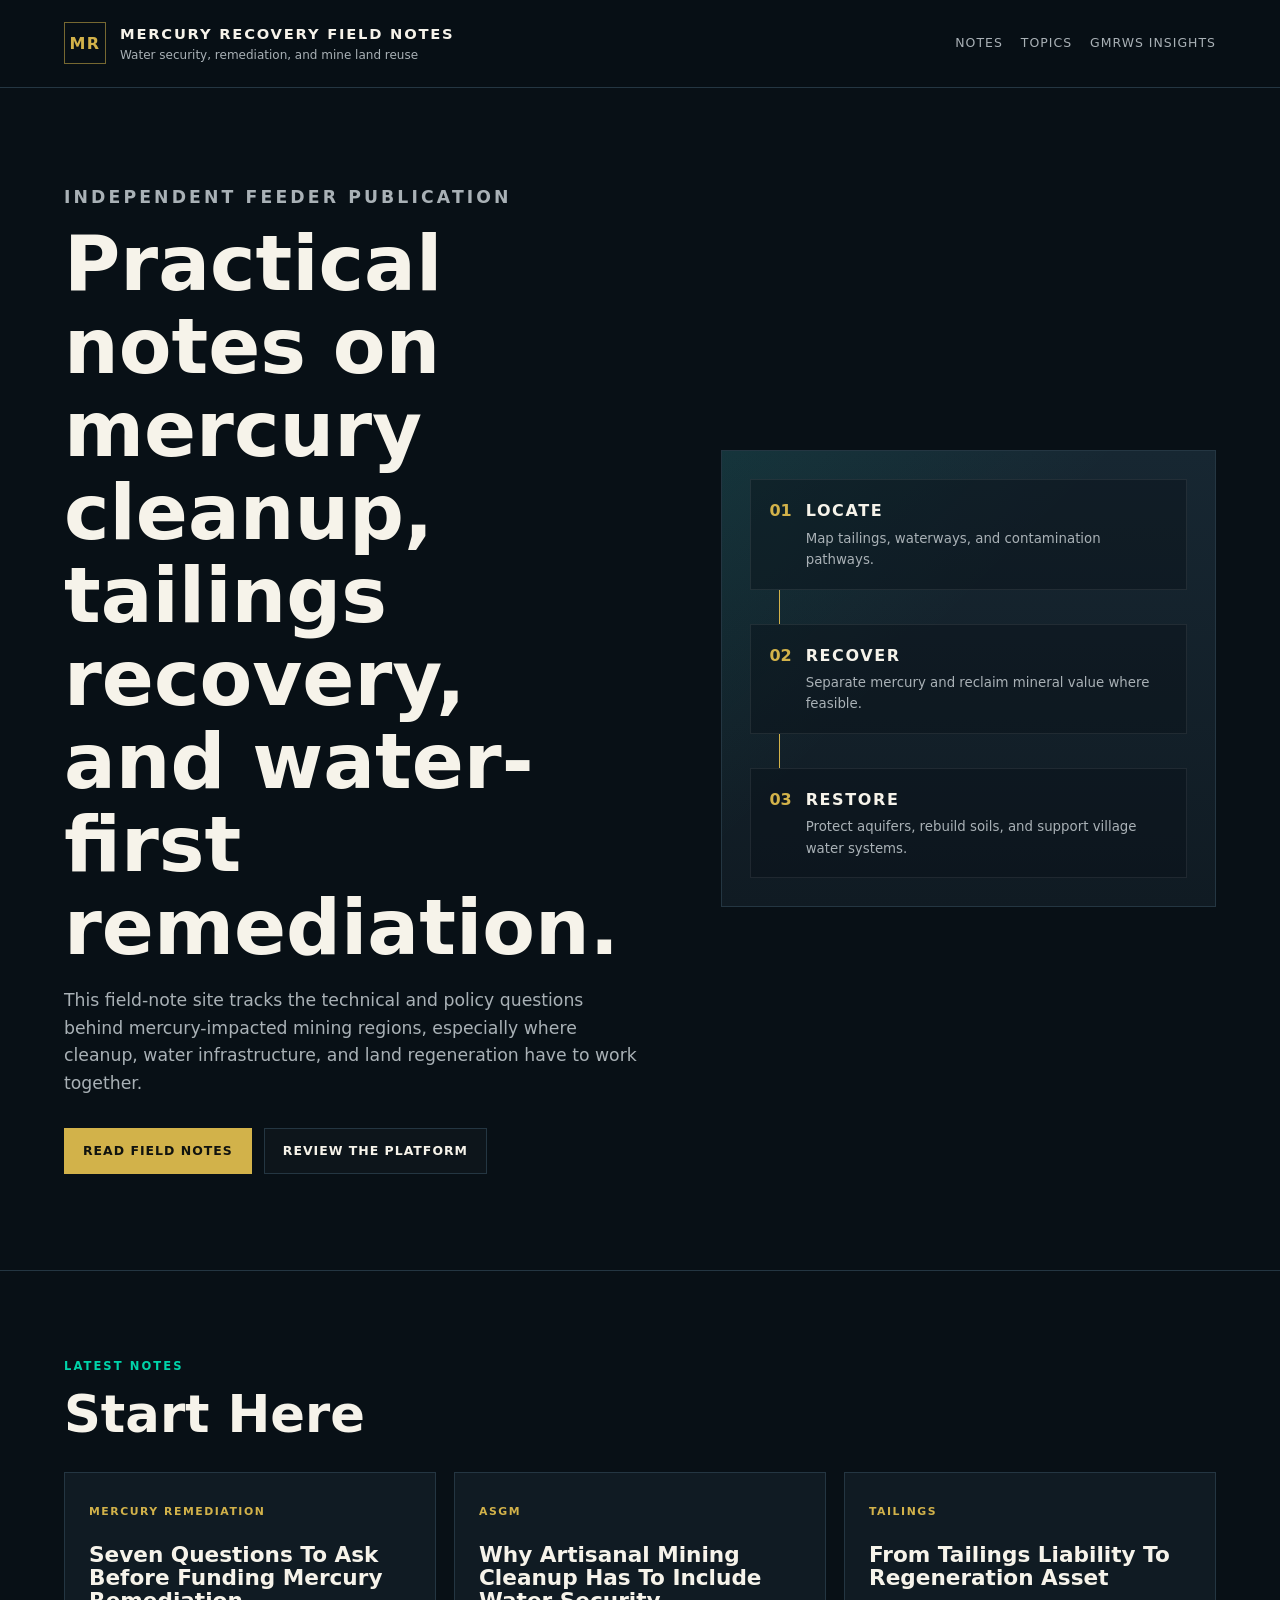
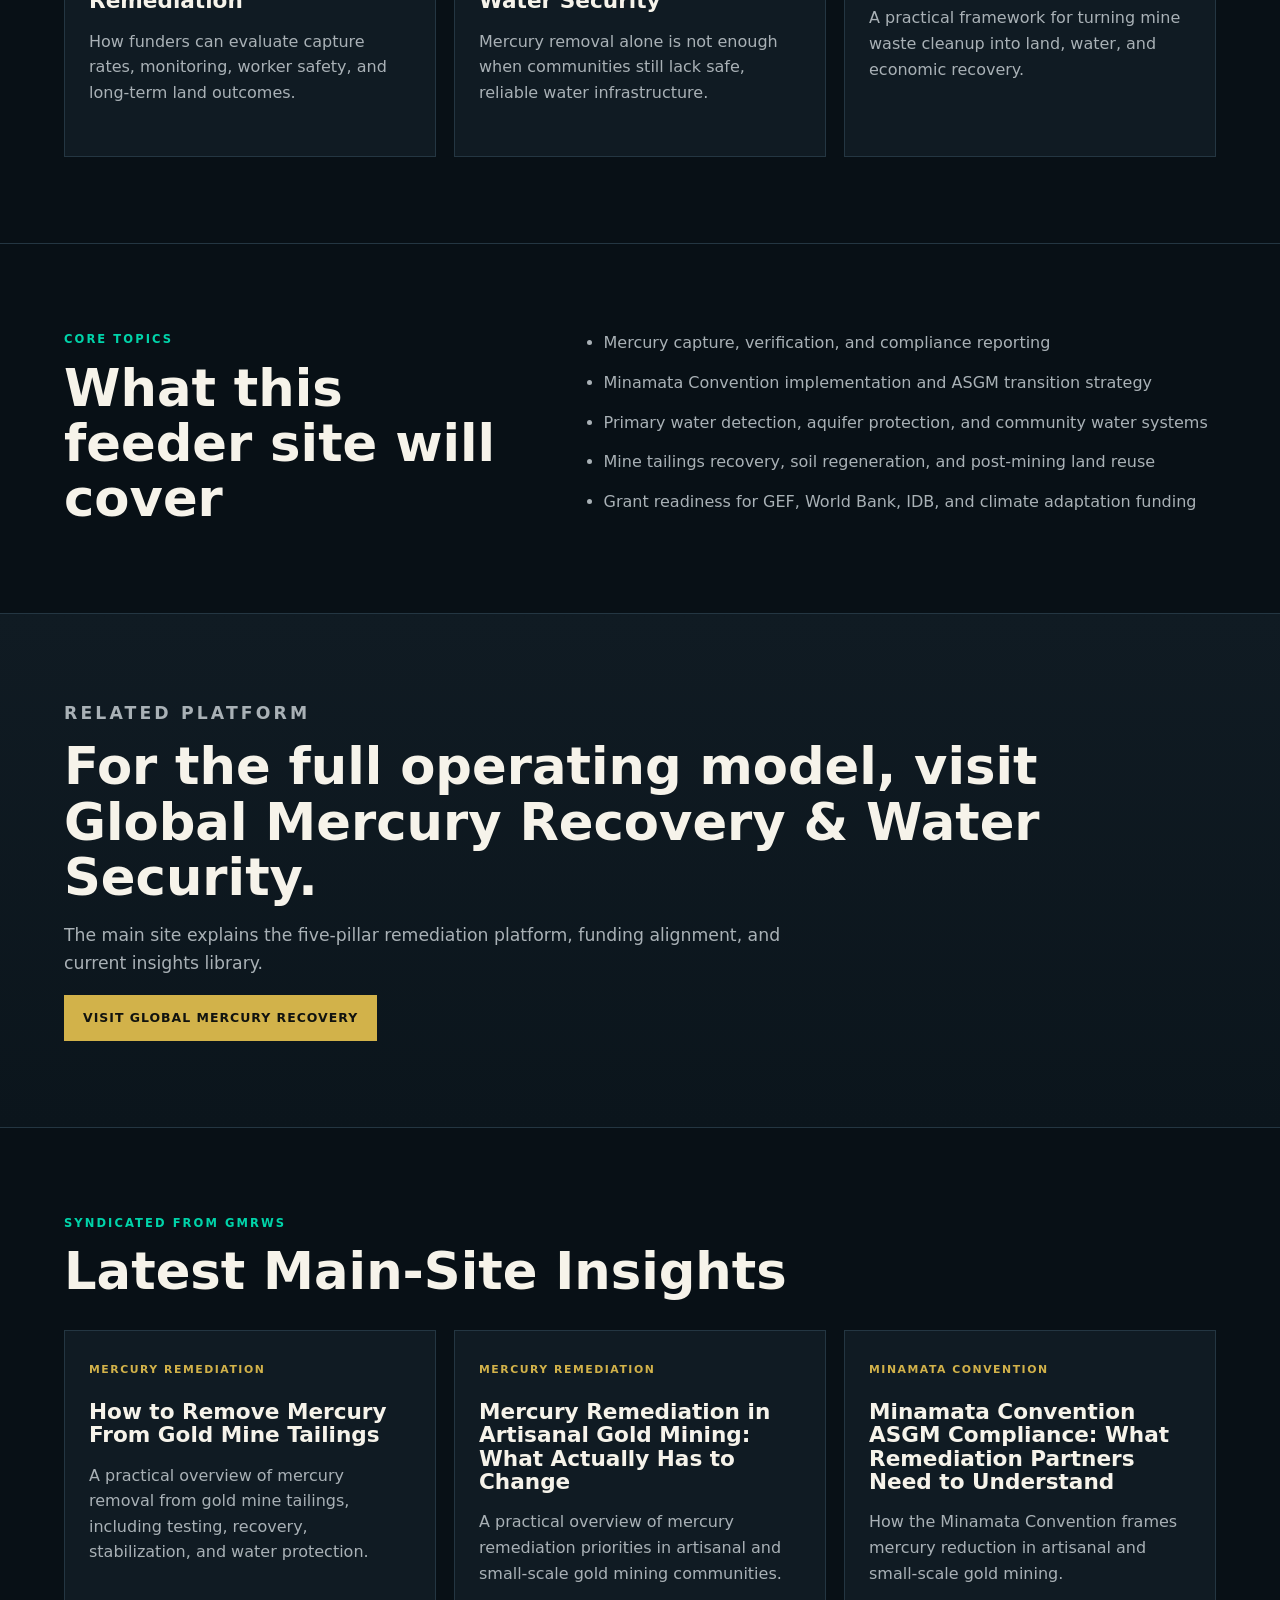
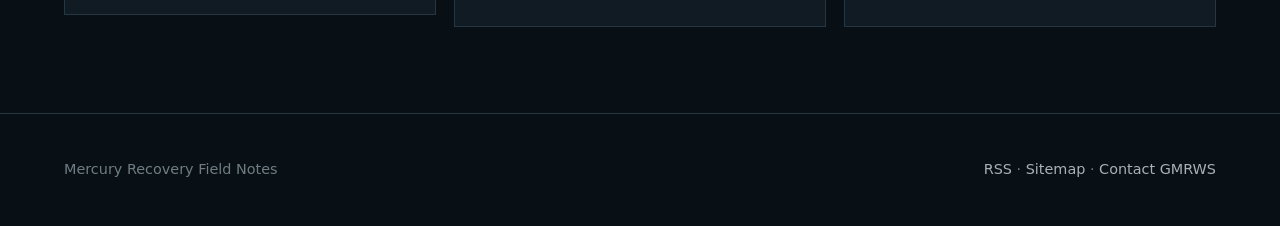
<file: index.html>
<!doctype html>
<html lang="en">
  <head>
    <meta charset="utf-8">
    <meta name="viewport" content="width=device-width, initial-scale=1">
    <title>Mercury Recovery Field Notes</title>
    <meta name="description" content="Independent field notes on mercury remediation, water security, mine tailings recovery, and ASGM cleanup strategy.">
    <link rel="canonical" href="https://lordshrrred.github.io/GMRWS_Feeder/">
    <link rel="alternate" type="application/rss+xml" title="Mercury Recovery Field Notes RSS" href="rss.xml">
    <link rel="stylesheet" href="styles.css">
  </head>
  <body>
    <header class="site-header">
      <a class="brand" href="./" aria-label="Mercury Recovery Field Notes home">
        <span class="brand-mark">MR</span>
        <span>
          <strong>Mercury Recovery Field Notes</strong>
          <small>Water security, remediation, and mine land reuse</small>
        </span>
      </a>
      <nav aria-label="Primary navigation">
        <a href="#notes">Notes</a>
        <a href="#topics">Topics</a>
        <a href="https://globalmercuryrecovery.com/blog">GMRWS Insights</a>
      </nav>
    </header>

    <main>
      <section class="hero">
        <div class="hero-copy">
          <p class="eyebrow">Independent Feeder Publication</p>
          <h1>Practical notes on mercury cleanup, tailings recovery, and water-first remediation.</h1>
          <p>
            This field-note site tracks the technical and policy questions behind mercury-impacted
            mining regions, especially where cleanup, water infrastructure, and land regeneration
            have to work together.
          </p>
          <div class="actions">
            <a class="button primary" href="#notes">Read Field Notes</a>
            <a class="button secondary" href="https://globalmercuryrecovery.com/technology">Review The Platform</a>
          </div>
        </div>
        <div class="hero-panel" aria-label="Remediation workflow diagram">
          <div class="workflow-step">
            <span>01</span>
            <strong>Locate</strong>
            <small>Map tailings, waterways, and contamination pathways.</small>
          </div>
          <div class="workflow-line"></div>
          <div class="workflow-step">
            <span>02</span>
            <strong>Recover</strong>
            <small>Separate mercury and reclaim mineral value where feasible.</small>
          </div>
          <div class="workflow-line"></div>
          <div class="workflow-step">
            <span>03</span>
            <strong>Restore</strong>
            <small>Protect aquifers, rebuild soils, and support village water systems.</small>
          </div>
        </div>
      </section>

      <section id="notes" class="section">
        <div class="section-head">
          <p class="eyebrow">Latest Notes</p>
          <h2>Start Here</h2>
        </div>
        <div class="note-grid">
          <article class="note-card">
            <a href="posts/mercury-remediation-questions.html">
              <span class="tag">Mercury Remediation</span>
              <h3>Seven Questions To Ask Before Funding Mercury Remediation</h3>
              <p>How funders can evaluate capture rates, monitoring, worker safety, and long-term land outcomes.</p>
            </a>
          </article>
          <article class="note-card">
            <a href="posts/asgm-water-security.html">
              <span class="tag">ASGM</span>
              <h3>Why Artisanal Mining Cleanup Has To Include Water Security</h3>
              <p>Mercury removal alone is not enough when communities still lack safe, reliable water infrastructure.</p>
            </a>
          </article>
          <article class="note-card">
            <a href="posts/tailings-to-regeneration.html">
              <span class="tag">Tailings</span>
              <h3>From Tailings Liability To Regeneration Asset</h3>
              <p>A practical framework for turning mine waste cleanup into land, water, and economic recovery.</p>
            </a>
          </article>
        </div>
      </section>

      <section id="topics" class="section split">
        <div>
          <p class="eyebrow">Core Topics</p>
          <h2>What this feeder site will cover</h2>
        </div>
        <ul class="topic-list">
          <li>Mercury capture, verification, and compliance reporting</li>
          <li>Minamata Convention implementation and ASGM transition strategy</li>
          <li>Primary water detection, aquifer protection, and community water systems</li>
          <li>Mine tailings recovery, soil regeneration, and post-mining land reuse</li>
          <li>Grant readiness for GEF, World Bank, IDB, and climate adaptation funding</li>
        </ul>
      </section>

      <section class="section callout">
        <p class="eyebrow">Related Platform</p>
        <h2>For the full operating model, visit Global Mercury Recovery & Water Security.</h2>
        <p>
          The main site explains the five-pillar remediation platform, funding alignment, and
          current insights library.
        </p>
        <a class="button primary" href="https://globalmercuryrecovery.com/">Visit Global Mercury Recovery</a>
      </section>
    <section id="syndicated" class="section">
        <div class="section-head">
          <p class="eyebrow">Syndicated From GMRWS</p>
          <h2>Latest Main-Site Insights</h2>
        </div>
        <div class="note-grid">
          <article class="note-card">
            <a href="syndicated/how-to-remove-mercury-from-gold-mine-tailings.html">
              <span class="tag">mercury remediation</span>
              <h3>How to Remove Mercury From Gold Mine Tailings</h3>
              <p>A practical overview of mercury removal from gold mine tailings, including testing, recovery, stabilization, and water protection.</p>
            </a>
          </article>
<article class="note-card">
            <a href="syndicated/mercury-remediation-artisanal-gold-mining.html">
              <span class="tag">mercury remediation</span>
              <h3>Mercury Remediation in Artisanal Gold Mining: What Actually Has to Change</h3>
              <p>A practical overview of mercury remediation priorities in artisanal and small-scale gold mining communities.</p>
            </a>
          </article>
<article class="note-card">
            <a href="syndicated/minamata-convention-asgm-compliance.html">
              <span class="tag">Minamata Convention</span>
              <h3>Minamata Convention ASGM Compliance: What Remediation Partners Need to Understand</h3>
              <p>How the Minamata Convention frames mercury reduction in artisanal and small-scale gold mining.</p>
            </a>
          </article>
        </div>
      </section>
    </main>

    <footer>
      <p>Mercury Recovery Field Notes</p>
      <p><a href="rss.xml">RSS</a> · <a href="sitemap.xml">Sitemap</a> · <a href="https://globalmercuryrecovery.com/contact">Contact GMRWS</a></p>
    </footer>
  </body>
</html>
</file>
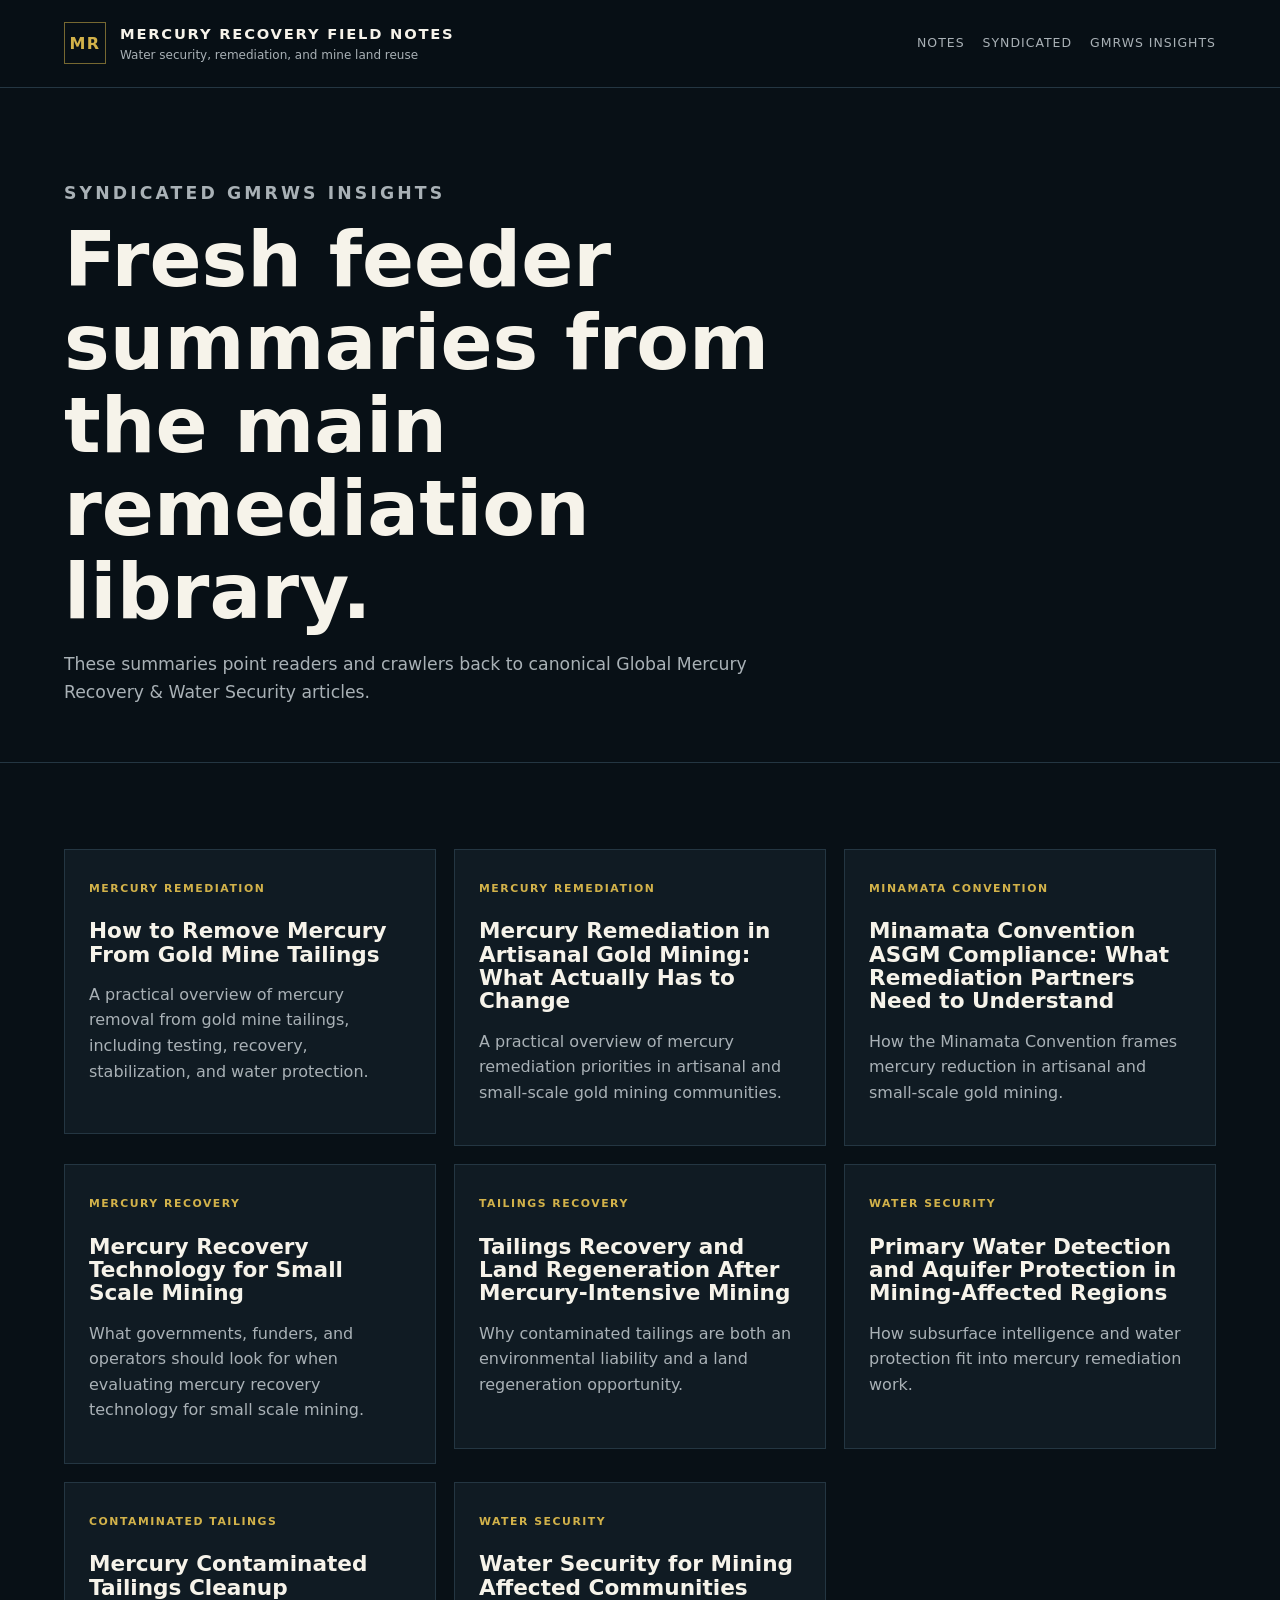
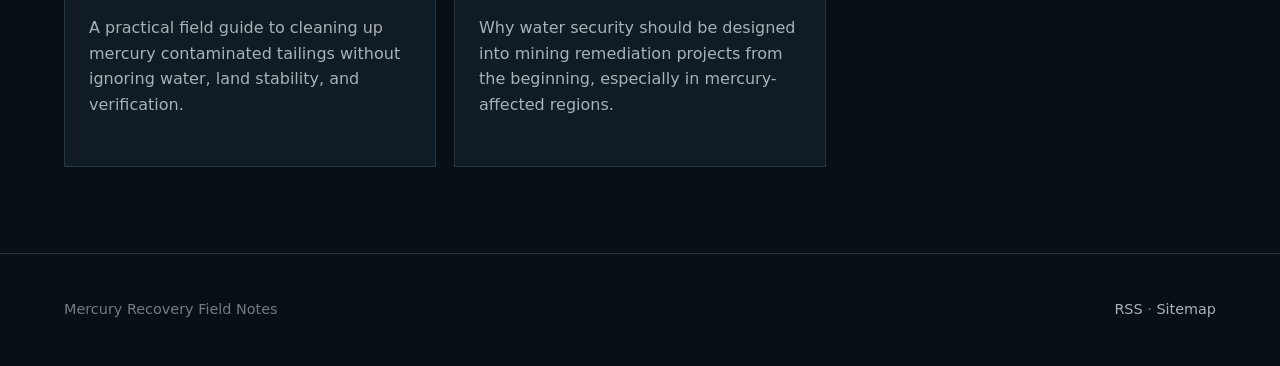
<file: syndicated/index.html>
<!doctype html>
<html lang="en">
  <head>
    <meta charset="utf-8">
    <meta name="viewport" content="width=device-width, initial-scale=1">
    <title>Syndicated GMRWS Field Notes</title>
    <meta name="description" content="Feeder summaries linking to canonical Global Mercury Recovery &amp; Water Security insights.">
    <link rel="canonical" href="https://lordshrrred.github.io/GMRWS_Feeder/syndicated/">
    <link rel="alternate" type="application/rss+xml" title="Mercury Recovery Field Notes RSS" href="../rss.xml">
    <link rel="stylesheet" href="../styles.css">
  </head>
  <body>
    <header class="site-header">
      <a class="brand" href="../" aria-label="Mercury Recovery Field Notes home">
        <span class="brand-mark">MR</span>
        <span>
          <strong>Mercury Recovery Field Notes</strong>
          <small>Water security, remediation, and mine land reuse</small>
        </span>
      </a>
      <nav aria-label="Primary navigation">
        <a href="../#notes">Notes</a>
        <a aria-current="page" href="./">Syndicated</a>
        <a href="https://globalmercuryrecovery.com/blog">GMRWS Insights</a>
      </nav>
    </header>
    <main>
      <section class="post-hero">
        <p class="eyebrow">Syndicated GMRWS Insights</p>
        <h1>Fresh feeder summaries from the main remediation library.</h1>
        <p>These summaries point readers and crawlers back to canonical Global Mercury Recovery & Water Security articles.</p>
      </section>
      <section class="section">
        <div class="note-grid">
          <article class="note-card">
            <a href="how-to-remove-mercury-from-gold-mine-tailings.html">
              <span class="tag">mercury remediation</span>
              <h3>How to Remove Mercury From Gold Mine Tailings</h3>
              <p>A practical overview of mercury removal from gold mine tailings, including testing, recovery, stabilization, and water protection.</p>
            </a>
          </article>
<article class="note-card">
            <a href="mercury-remediation-artisanal-gold-mining.html">
              <span class="tag">mercury remediation</span>
              <h3>Mercury Remediation in Artisanal Gold Mining: What Actually Has to Change</h3>
              <p>A practical overview of mercury remediation priorities in artisanal and small-scale gold mining communities.</p>
            </a>
          </article>
<article class="note-card">
            <a href="minamata-convention-asgm-compliance.html">
              <span class="tag">Minamata Convention</span>
              <h3>Minamata Convention ASGM Compliance: What Remediation Partners Need to Understand</h3>
              <p>How the Minamata Convention frames mercury reduction in artisanal and small-scale gold mining.</p>
            </a>
          </article>
<article class="note-card">
            <a href="mercury-recovery-technology-for-small-scale-mining.html">
              <span class="tag">mercury recovery</span>
              <h3>Mercury Recovery Technology for Small Scale Mining</h3>
              <p>What governments, funders, and operators should look for when evaluating mercury recovery technology for small scale mining.</p>
            </a>
          </article>
<article class="note-card">
            <a href="tailings-recovery-land-regeneration.html">
              <span class="tag">tailings recovery</span>
              <h3>Tailings Recovery and Land Regeneration After Mercury-Intensive Mining</h3>
              <p>Why contaminated tailings are both an environmental liability and a land regeneration opportunity.</p>
            </a>
          </article>
<article class="note-card">
            <a href="primary-water-detection-aquifer-protection.html">
              <span class="tag">water security</span>
              <h3>Primary Water Detection and Aquifer Protection in Mining-Affected Regions</h3>
              <p>How subsurface intelligence and water protection fit into mercury remediation work.</p>
            </a>
          </article>
<article class="note-card">
            <a href="mercury-contaminated-tailings-cleanup.html">
              <span class="tag">contaminated tailings</span>
              <h3>Mercury Contaminated Tailings Cleanup</h3>
              <p>A practical field guide to cleaning up mercury contaminated tailings without ignoring water, land stability, and verification.</p>
            </a>
          </article>
<article class="note-card">
            <a href="water-security-for-mining-affected-communities.html">
              <span class="tag">water security</span>
              <h3>Water Security for Mining Affected Communities</h3>
              <p>Why water security should be designed into mining remediation projects from the beginning, especially in mercury-affected regions.</p>
            </a>
          </article>
        </div>
      </section>
    </main>
    <footer><p>Mercury Recovery Field Notes</p><p><a href="../rss.xml">RSS</a> · <a href="../sitemap.xml">Sitemap</a></p></footer>
  </body>
</html>
</file>
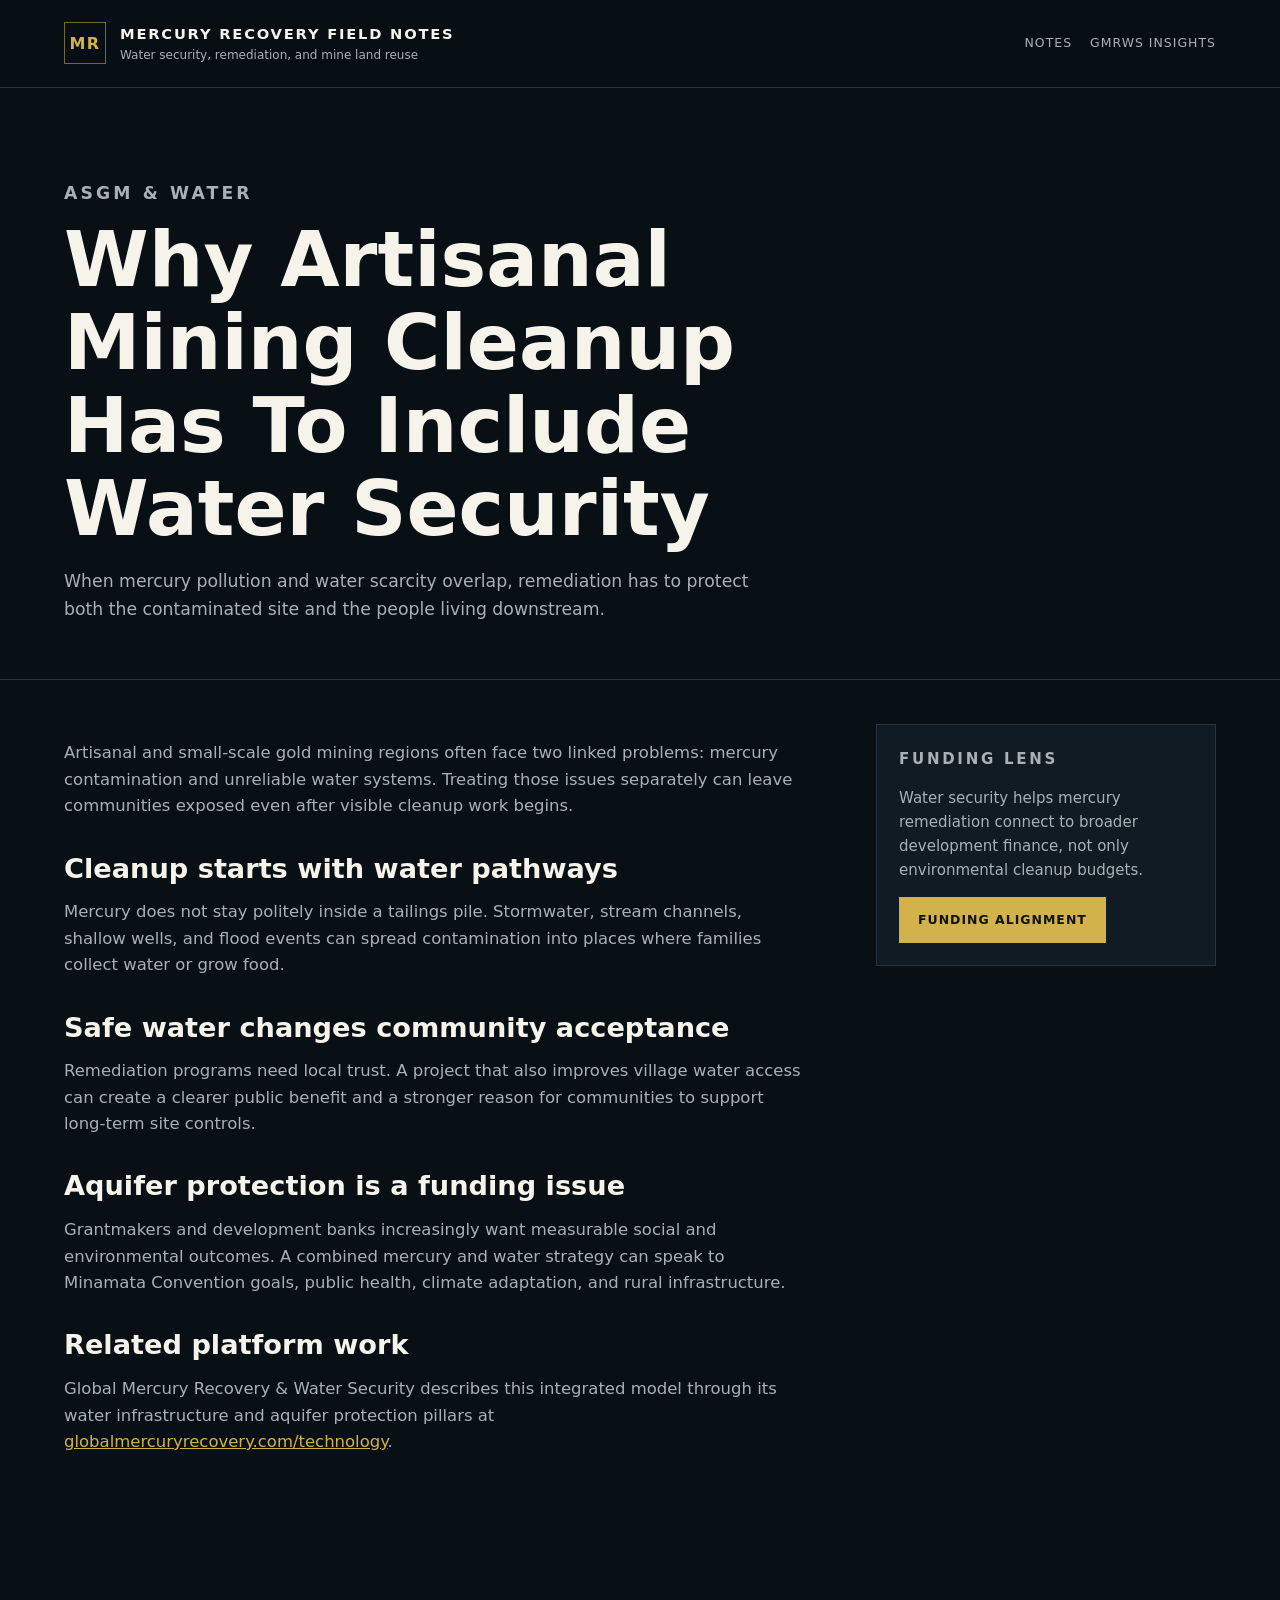
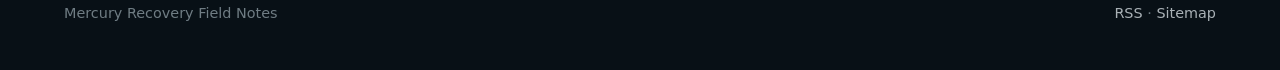
<file: posts/asgm-water-security.html>
<!doctype html>
<html lang="en">
  <head>
    <meta charset="utf-8">
    <meta name="viewport" content="width=device-width, initial-scale=1">
    <title>Why Artisanal Mining Cleanup Has To Include Water Security</title>
    <meta name="description" content="Mercury cleanup in artisanal mining regions is stronger when paired with aquifer protection and reliable community water infrastructure.">
    <link rel="canonical" href="https://lordshrrred.github.io/GMRWS_Feeder/posts/asgm-water-security.html">
    <link rel="stylesheet" href="../styles.css">
  </head>
  <body>
    <header class="site-header">
      <a class="brand" href="../"><span class="brand-mark">MR</span><span><strong>Mercury Recovery Field Notes</strong><small>Water security, remediation, and mine land reuse</small></span></a>
      <nav><a href="../#notes">Notes</a><a href="https://globalmercuryrecovery.com/blog">GMRWS Insights</a></nav>
    </header>
    <main>
      <section class="post-hero">
        <p class="eyebrow">ASGM & Water</p>
        <h1>Why Artisanal Mining Cleanup Has To Include Water Security</h1>
        <p>When mercury pollution and water scarcity overlap, remediation has to protect both the contaminated site and the people living downstream.</p>
      </section>
      <div class="post-wrap">
        <article class="post-body">
          <p>Artisanal and small-scale gold mining regions often face two linked problems: mercury contamination and unreliable water systems. Treating those issues separately can leave communities exposed even after visible cleanup work begins.</p>
          <h2>Cleanup starts with water pathways</h2>
          <p>Mercury does not stay politely inside a tailings pile. Stormwater, stream channels, shallow wells, and flood events can spread contamination into places where families collect water or grow food.</p>
          <h2>Safe water changes community acceptance</h2>
          <p>Remediation programs need local trust. A project that also improves village water access can create a clearer public benefit and a stronger reason for communities to support long-term site controls.</p>
          <h2>Aquifer protection is a funding issue</h2>
          <p>Grantmakers and development banks increasingly want measurable social and environmental outcomes. A combined mercury and water strategy can speak to Minamata Convention goals, public health, climate adaptation, and rural infrastructure.</p>
          <h2>Related platform work</h2>
          <p>Global Mercury Recovery & Water Security describes this integrated model through its water infrastructure and aquifer protection pillars at <a href="https://globalmercuryrecovery.com/technology">globalmercuryrecovery.com/technology</a>.</p>
        </article>
        <aside class="side-note">
          <p class="eyebrow">Funding Lens</p>
          <p>Water security helps mercury remediation connect to broader development finance, not only environmental cleanup budgets.</p>
          <a class="button primary" href="https://globalmercuryrecovery.com/funding">Funding Alignment</a>
        </aside>
      </div>
    </main>
    <footer><p>Mercury Recovery Field Notes</p><p><a href="../rss.xml">RSS</a> · <a href="../sitemap.xml">Sitemap</a></p></footer>
  </body>
</html>
</file>
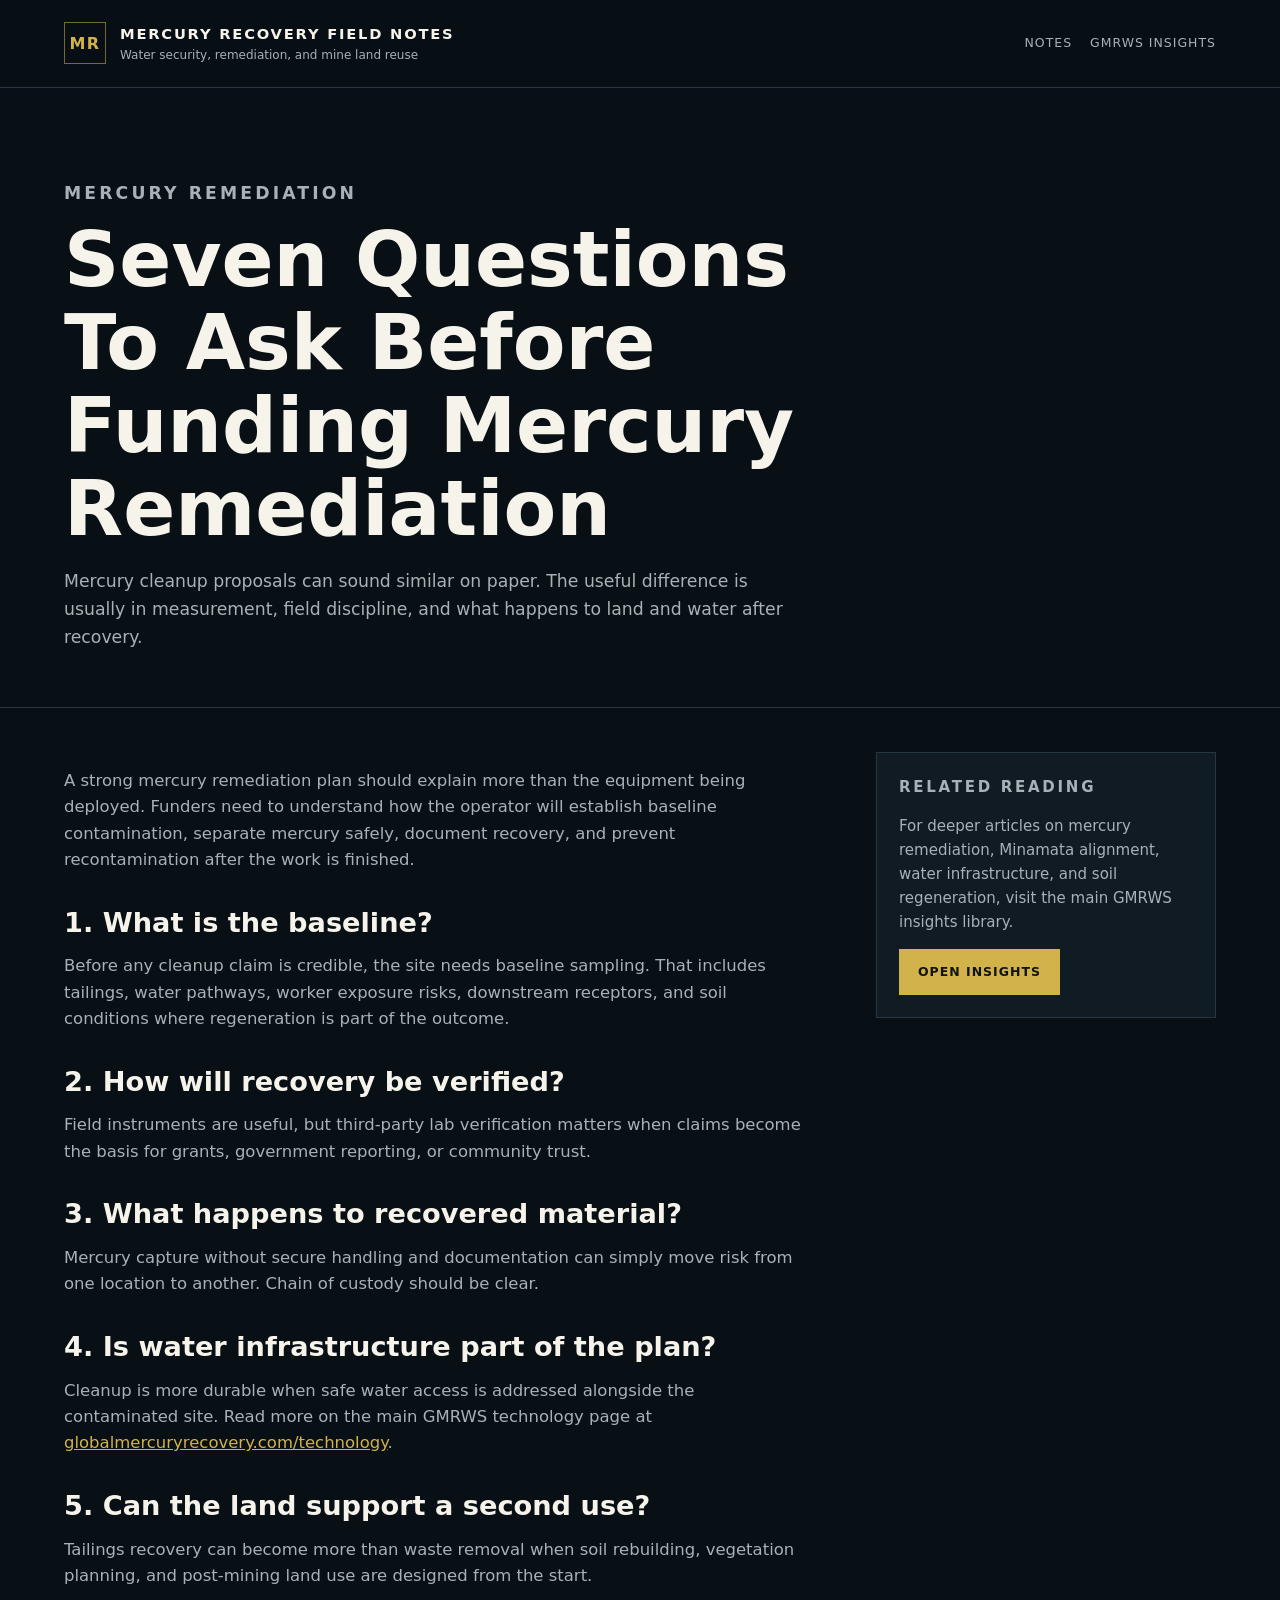
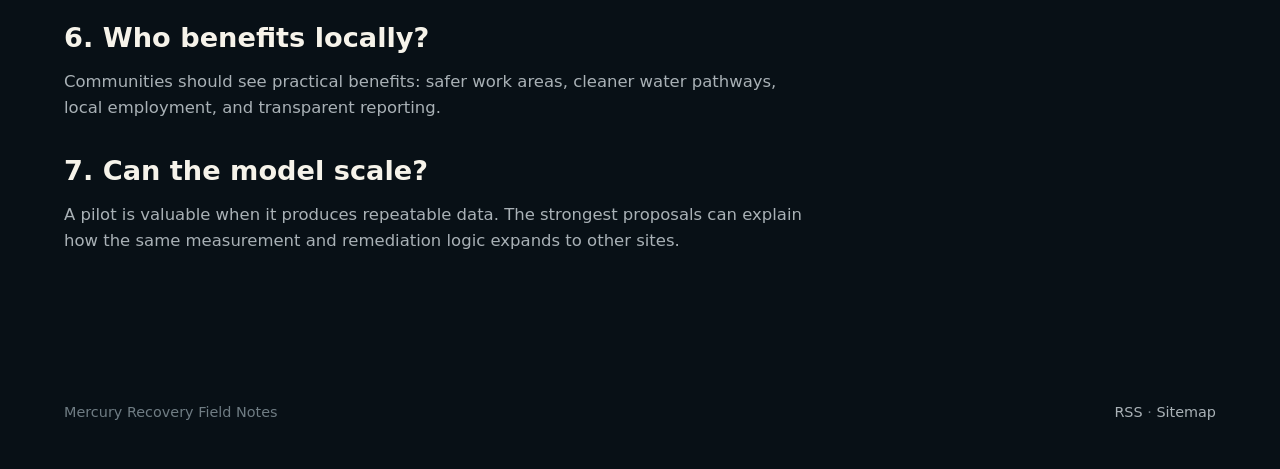
<file: posts/mercury-remediation-questions.html>
<!doctype html>
<html lang="en">
  <head>
    <meta charset="utf-8">
    <meta name="viewport" content="width=device-width, initial-scale=1">
    <title>Seven Questions To Ask Before Funding Mercury Remediation</title>
    <meta name="description" content="A practical checklist for mercury remediation funders evaluating capture, verification, community safety, and long-term land outcomes.">
    <link rel="canonical" href="https://lordshrrred.github.io/GMRWS_Feeder/posts/mercury-remediation-questions.html">
    <link rel="stylesheet" href="../styles.css">
  </head>
  <body>
    <header class="site-header">
      <a class="brand" href="../"><span class="brand-mark">MR</span><span><strong>Mercury Recovery Field Notes</strong><small>Water security, remediation, and mine land reuse</small></span></a>
      <nav><a href="../#notes">Notes</a><a href="https://globalmercuryrecovery.com/blog">GMRWS Insights</a></nav>
    </header>
    <main>
      <section class="post-hero">
        <p class="eyebrow">Mercury Remediation</p>
        <h1>Seven Questions To Ask Before Funding Mercury Remediation</h1>
        <p>Mercury cleanup proposals can sound similar on paper. The useful difference is usually in measurement, field discipline, and what happens to land and water after recovery.</p>
      </section>
      <div class="post-wrap">
        <article class="post-body">
          <p>A strong mercury remediation plan should explain more than the equipment being deployed. Funders need to understand how the operator will establish baseline contamination, separate mercury safely, document recovery, and prevent recontamination after the work is finished.</p>
          <h2>1. What is the baseline?</h2>
          <p>Before any cleanup claim is credible, the site needs baseline sampling. That includes tailings, water pathways, worker exposure risks, downstream receptors, and soil conditions where regeneration is part of the outcome.</p>
          <h2>2. How will recovery be verified?</h2>
          <p>Field instruments are useful, but third-party lab verification matters when claims become the basis for grants, government reporting, or community trust.</p>
          <h2>3. What happens to recovered material?</h2>
          <p>Mercury capture without secure handling and documentation can simply move risk from one location to another. Chain of custody should be clear.</p>
          <h2>4. Is water infrastructure part of the plan?</h2>
          <p>Cleanup is more durable when safe water access is addressed alongside the contaminated site. Read more on the main GMRWS technology page at <a href="https://globalmercuryrecovery.com/technology">globalmercuryrecovery.com/technology</a>.</p>
          <h2>5. Can the land support a second use?</h2>
          <p>Tailings recovery can become more than waste removal when soil rebuilding, vegetation planning, and post-mining land use are designed from the start.</p>
          <h2>6. Who benefits locally?</h2>
          <p>Communities should see practical benefits: safer work areas, cleaner water pathways, local employment, and transparent reporting.</p>
          <h2>7. Can the model scale?</h2>
          <p>A pilot is valuable when it produces repeatable data. The strongest proposals can explain how the same measurement and remediation logic expands to other sites.</p>
        </article>
        <aside class="side-note">
          <p class="eyebrow">Related Reading</p>
          <p>For deeper articles on mercury remediation, Minamata alignment, water infrastructure, and soil regeneration, visit the main GMRWS insights library.</p>
          <a class="button primary" href="https://globalmercuryrecovery.com/blog">Open Insights</a>
        </aside>
      </div>
    </main>
    <footer><p>Mercury Recovery Field Notes</p><p><a href="../rss.xml">RSS</a> · <a href="../sitemap.xml">Sitemap</a></p></footer>
  </body>
</html>
</file>
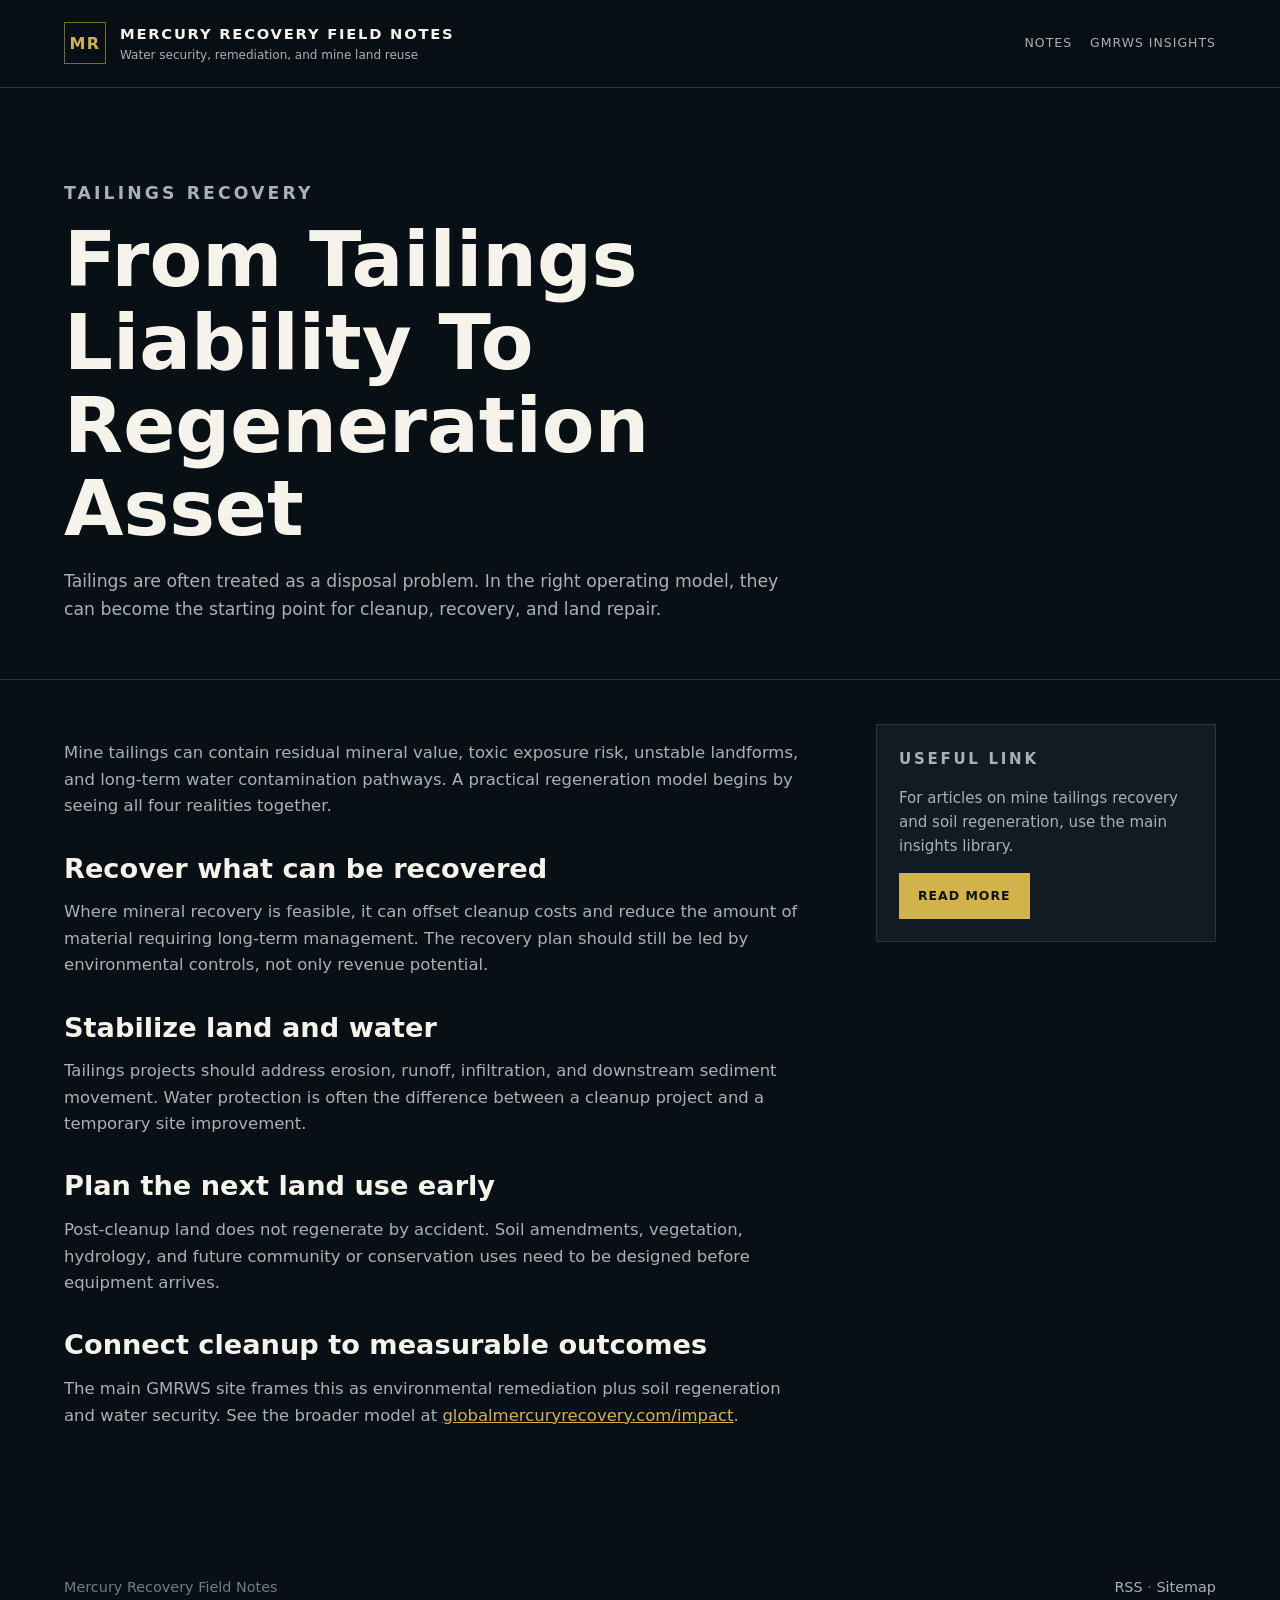
<file: posts/tailings-to-regeneration.html>
<!doctype html>
<html lang="en">
  <head>
    <meta charset="utf-8">
    <meta name="viewport" content="width=device-width, initial-scale=1">
    <title>From Tailings Liability To Regeneration Asset</title>
    <meta name="description" content="A field-note framework for converting mine tailings cleanup into land restoration, water protection, and future-use planning.">
    <link rel="canonical" href="https://lordshrrred.github.io/GMRWS_Feeder/posts/tailings-to-regeneration.html">
    <link rel="stylesheet" href="../styles.css">
  </head>
  <body>
    <header class="site-header">
      <a class="brand" href="../"><span class="brand-mark">MR</span><span><strong>Mercury Recovery Field Notes</strong><small>Water security, remediation, and mine land reuse</small></span></a>
      <nav><a href="../#notes">Notes</a><a href="https://globalmercuryrecovery.com/blog">GMRWS Insights</a></nav>
    </header>
    <main>
      <section class="post-hero">
        <p class="eyebrow">Tailings Recovery</p>
        <h1>From Tailings Liability To Regeneration Asset</h1>
        <p>Tailings are often treated as a disposal problem. In the right operating model, they can become the starting point for cleanup, recovery, and land repair.</p>
      </section>
      <div class="post-wrap">
        <article class="post-body">
          <p>Mine tailings can contain residual mineral value, toxic exposure risk, unstable landforms, and long-term water contamination pathways. A practical regeneration model begins by seeing all four realities together.</p>
          <h2>Recover what can be recovered</h2>
          <p>Where mineral recovery is feasible, it can offset cleanup costs and reduce the amount of material requiring long-term management. The recovery plan should still be led by environmental controls, not only revenue potential.</p>
          <h2>Stabilize land and water</h2>
          <p>Tailings projects should address erosion, runoff, infiltration, and downstream sediment movement. Water protection is often the difference between a cleanup project and a temporary site improvement.</p>
          <h2>Plan the next land use early</h2>
          <p>Post-cleanup land does not regenerate by accident. Soil amendments, vegetation, hydrology, and future community or conservation uses need to be designed before equipment arrives.</p>
          <h2>Connect cleanup to measurable outcomes</h2>
          <p>The main GMRWS site frames this as environmental remediation plus soil regeneration and water security. See the broader model at <a href="https://globalmercuryrecovery.com/impact">globalmercuryrecovery.com/impact</a>.</p>
        </article>
        <aside class="side-note">
          <p class="eyebrow">Useful Link</p>
          <p>For articles on mine tailings recovery and soil regeneration, use the main insights library.</p>
          <a class="button primary" href="https://globalmercuryrecovery.com/blog">Read More</a>
        </aside>
      </div>
    </main>
    <footer><p>Mercury Recovery Field Notes</p><p><a href="../rss.xml">RSS</a> · <a href="../sitemap.xml">Sitemap</a></p></footer>
  </body>
</html>
</file>
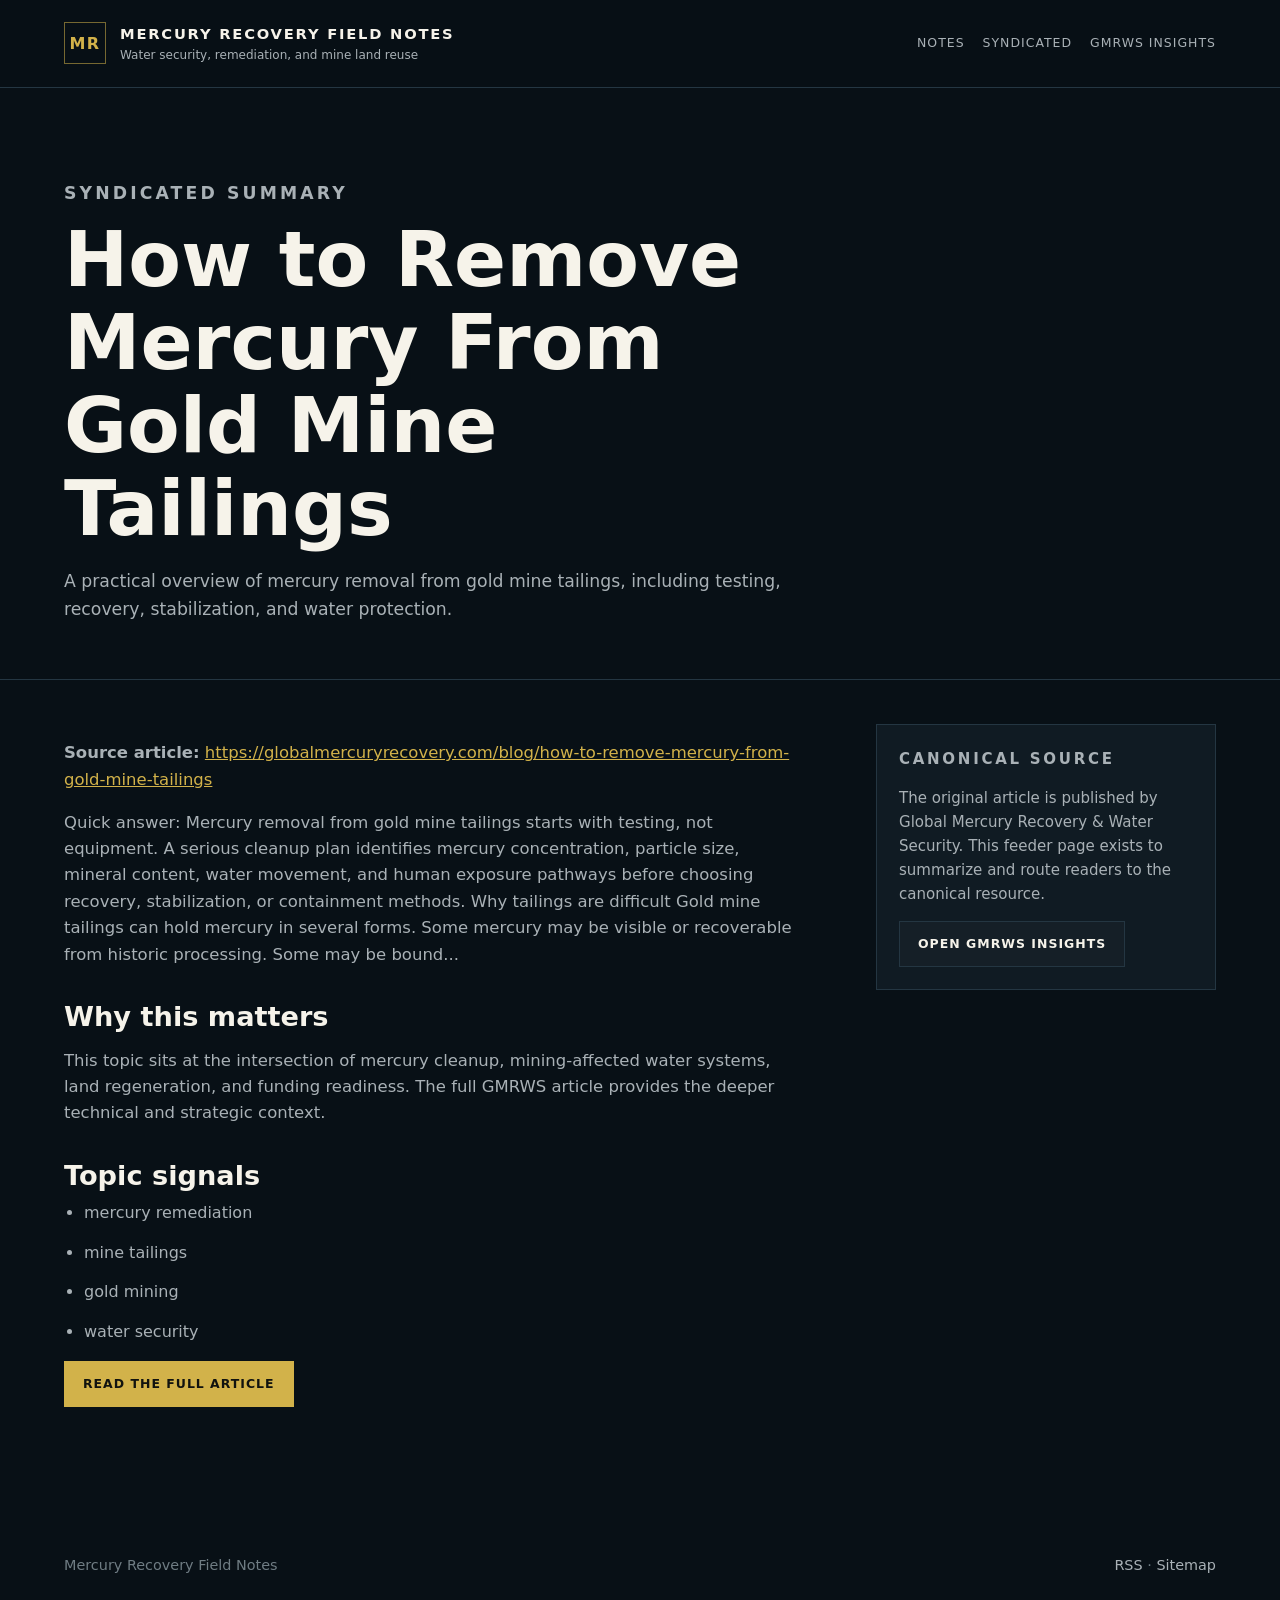
<file: syndicated/how-to-remove-mercury-from-gold-mine-tailings.html>
<!doctype html>
<html lang="en">
  <head>
    <meta charset="utf-8">
    <meta name="viewport" content="width=device-width, initial-scale=1">
    <title>How to Remove Mercury From Gold Mine Tailings | Field Note Summary</title>
    <meta name="description" content="A practical overview of mercury removal from gold mine tailings, including testing, recovery, stabilization, and water protection.">
    <link rel="canonical" href="https://lordshrrred.github.io/GMRWS_Feeder/syndicated/how-to-remove-mercury-from-gold-mine-tailings.html">
    <link rel="alternate" type="application/rss+xml" title="Mercury Recovery Field Notes RSS" href="../rss.xml">
    <link rel="stylesheet" href="../styles.css">
  </head>
  <body>
    <header class="site-header">
      <a class="brand" href="../" aria-label="Mercury Recovery Field Notes home">
        <span class="brand-mark">MR</span>
        <span>
          <strong>Mercury Recovery Field Notes</strong>
          <small>Water security, remediation, and mine land reuse</small>
        </span>
      </a>
      <nav aria-label="Primary navigation">
        <a href="../#notes">Notes</a>
        <a aria-current="page" href="./">Syndicated</a>
        <a href="https://globalmercuryrecovery.com/blog">GMRWS Insights</a>
      </nav>
    </header>
    <main>
      <section class="post-hero">
        <p class="eyebrow">Syndicated Summary</p>
        <h1>How to Remove Mercury From Gold Mine Tailings</h1>
        <p>A practical overview of mercury removal from gold mine tailings, including testing, recovery, stabilization, and water protection.</p>
      </section>
      <div class="post-wrap">
        <article class="post-body">
          <p><strong>Source article:</strong> <a href="https://globalmercuryrecovery.com/blog/how-to-remove-mercury-from-gold-mine-tailings">https://globalmercuryrecovery.com/blog/how-to-remove-mercury-from-gold-mine-tailings</a></p>
          <p>Quick answer: Mercury removal from gold mine tailings starts with testing, not equipment. A serious cleanup plan identifies mercury concentration, particle size, mineral content, water movement, and human exposure pathways before choosing recovery, stabilization, or containment methods. Why tailings are difficult Gold mine tailings can hold mercury in several forms. Some mercury may be visible or recoverable from historic processing. Some may be bound...</p>
          <h2>Why this matters</h2>
          <p>This topic sits at the intersection of mercury cleanup, mining-affected water systems, land regeneration, and funding readiness. The full GMRWS article provides the deeper technical and strategic context.</p>
          <h2>Topic signals</h2>
          <ul class="topic-list"><li>mercury remediation</li><li>mine tailings</li><li>gold mining</li><li>water security</li></ul>
          <p><a class="button primary" href="https://globalmercuryrecovery.com/blog/how-to-remove-mercury-from-gold-mine-tailings">Read The Full Article</a></p>
        </article>
        <aside class="side-note">
          <p class="eyebrow">Canonical Source</p>
          <p>The original article is published by Global Mercury Recovery & Water Security. This feeder page exists to summarize and route readers to the canonical resource.</p>
          <a class="button secondary" href="https://globalmercuryrecovery.com/blog">Open GMRWS Insights</a>
        </aside>
      </div>
    </main>
    <footer><p>Mercury Recovery Field Notes</p><p><a href="../rss.xml">RSS</a> · <a href="../sitemap.xml">Sitemap</a></p></footer>
  </body>
</html>
</file>
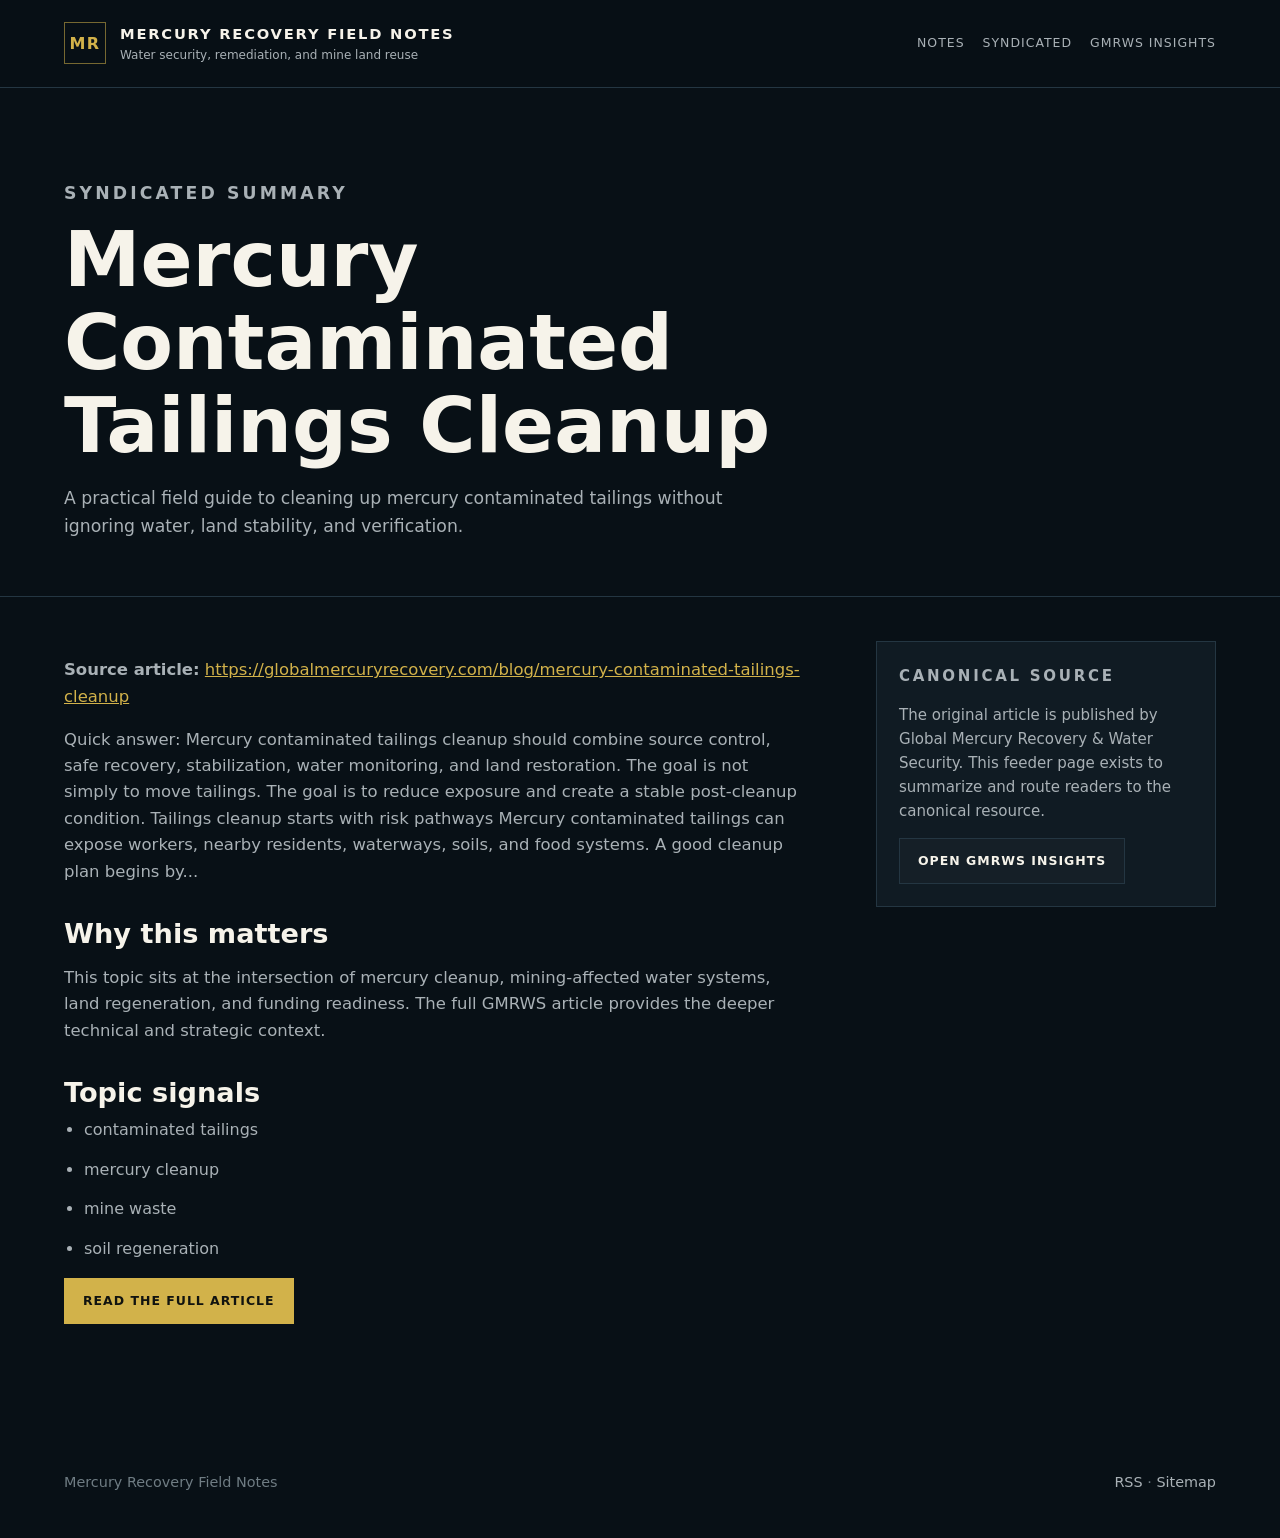
<file: syndicated/mercury-contaminated-tailings-cleanup.html>
<!doctype html>
<html lang="en">
  <head>
    <meta charset="utf-8">
    <meta name="viewport" content="width=device-width, initial-scale=1">
    <title>Mercury Contaminated Tailings Cleanup | Field Note Summary</title>
    <meta name="description" content="A practical field guide to cleaning up mercury contaminated tailings without ignoring water, land stability, and verification.">
    <link rel="canonical" href="https://lordshrrred.github.io/GMRWS_Feeder/syndicated/mercury-contaminated-tailings-cleanup.html">
    <link rel="alternate" type="application/rss+xml" title="Mercury Recovery Field Notes RSS" href="../rss.xml">
    <link rel="stylesheet" href="../styles.css">
  </head>
  <body>
    <header class="site-header">
      <a class="brand" href="../" aria-label="Mercury Recovery Field Notes home">
        <span class="brand-mark">MR</span>
        <span>
          <strong>Mercury Recovery Field Notes</strong>
          <small>Water security, remediation, and mine land reuse</small>
        </span>
      </a>
      <nav aria-label="Primary navigation">
        <a href="../#notes">Notes</a>
        <a aria-current="page" href="./">Syndicated</a>
        <a href="https://globalmercuryrecovery.com/blog">GMRWS Insights</a>
      </nav>
    </header>
    <main>
      <section class="post-hero">
        <p class="eyebrow">Syndicated Summary</p>
        <h1>Mercury Contaminated Tailings Cleanup</h1>
        <p>A practical field guide to cleaning up mercury contaminated tailings without ignoring water, land stability, and verification.</p>
      </section>
      <div class="post-wrap">
        <article class="post-body">
          <p><strong>Source article:</strong> <a href="https://globalmercuryrecovery.com/blog/mercury-contaminated-tailings-cleanup">https://globalmercuryrecovery.com/blog/mercury-contaminated-tailings-cleanup</a></p>
          <p>Quick answer: Mercury contaminated tailings cleanup should combine source control, safe recovery, stabilization, water monitoring, and land restoration. The goal is not simply to move tailings. The goal is to reduce exposure and create a stable post-cleanup condition. Tailings cleanup starts with risk pathways Mercury contaminated tailings can expose workers, nearby residents, waterways, soils, and food systems. A good cleanup plan begins by...</p>
          <h2>Why this matters</h2>
          <p>This topic sits at the intersection of mercury cleanup, mining-affected water systems, land regeneration, and funding readiness. The full GMRWS article provides the deeper technical and strategic context.</p>
          <h2>Topic signals</h2>
          <ul class="topic-list"><li>contaminated tailings</li><li>mercury cleanup</li><li>mine waste</li><li>soil regeneration</li></ul>
          <p><a class="button primary" href="https://globalmercuryrecovery.com/blog/mercury-contaminated-tailings-cleanup">Read The Full Article</a></p>
        </article>
        <aside class="side-note">
          <p class="eyebrow">Canonical Source</p>
          <p>The original article is published by Global Mercury Recovery & Water Security. This feeder page exists to summarize and route readers to the canonical resource.</p>
          <a class="button secondary" href="https://globalmercuryrecovery.com/blog">Open GMRWS Insights</a>
        </aside>
      </div>
    </main>
    <footer><p>Mercury Recovery Field Notes</p><p><a href="../rss.xml">RSS</a> · <a href="../sitemap.xml">Sitemap</a></p></footer>
  </body>
</html>
</file>
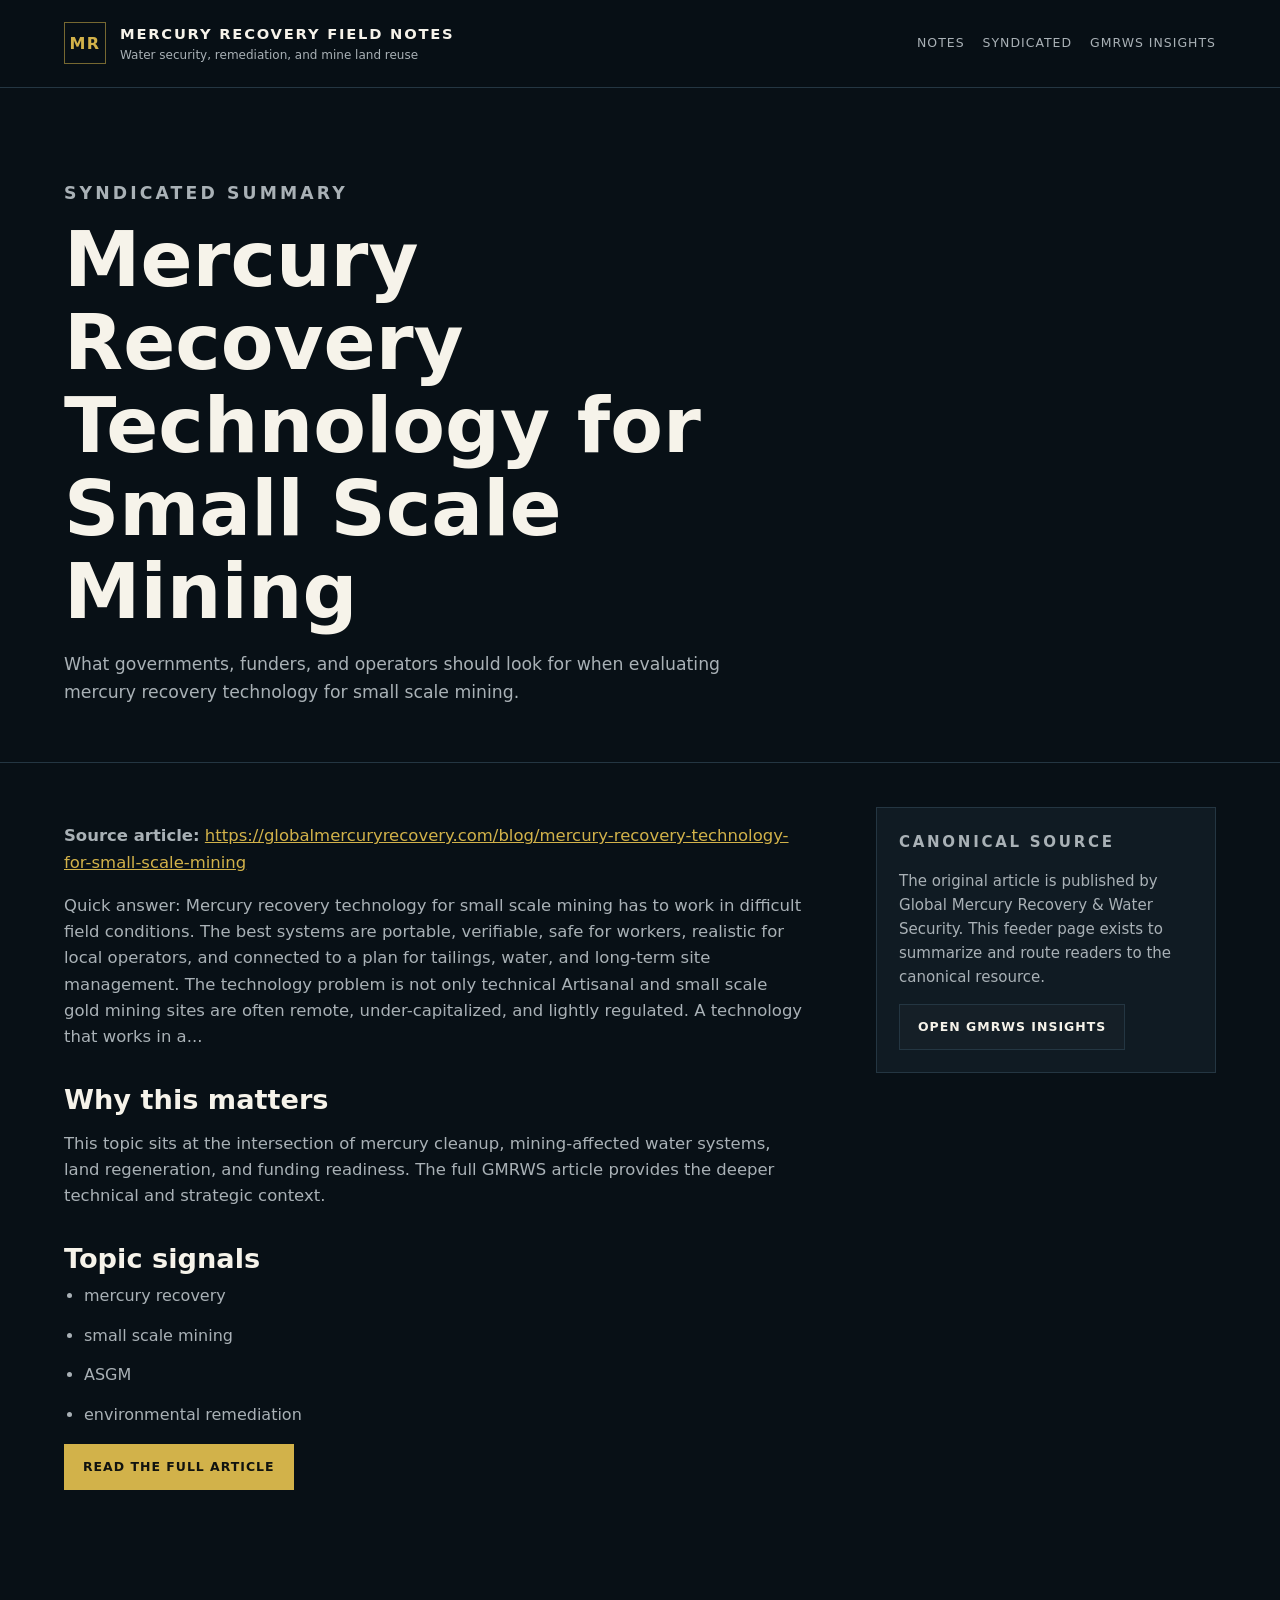
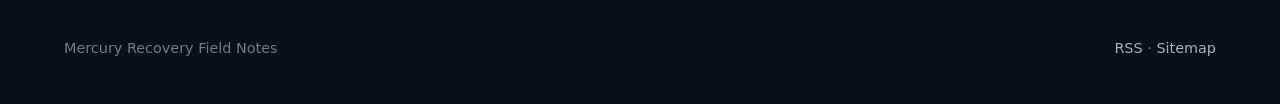
<file: syndicated/mercury-recovery-technology-for-small-scale-mining.html>
<!doctype html>
<html lang="en">
  <head>
    <meta charset="utf-8">
    <meta name="viewport" content="width=device-width, initial-scale=1">
    <title>Mercury Recovery Technology for Small Scale Mining | Field Note Summary</title>
    <meta name="description" content="What governments, funders, and operators should look for when evaluating mercury recovery technology for small scale mining.">
    <link rel="canonical" href="https://lordshrrred.github.io/GMRWS_Feeder/syndicated/mercury-recovery-technology-for-small-scale-mining.html">
    <link rel="alternate" type="application/rss+xml" title="Mercury Recovery Field Notes RSS" href="../rss.xml">
    <link rel="stylesheet" href="../styles.css">
  </head>
  <body>
    <header class="site-header">
      <a class="brand" href="../" aria-label="Mercury Recovery Field Notes home">
        <span class="brand-mark">MR</span>
        <span>
          <strong>Mercury Recovery Field Notes</strong>
          <small>Water security, remediation, and mine land reuse</small>
        </span>
      </a>
      <nav aria-label="Primary navigation">
        <a href="../#notes">Notes</a>
        <a aria-current="page" href="./">Syndicated</a>
        <a href="https://globalmercuryrecovery.com/blog">GMRWS Insights</a>
      </nav>
    </header>
    <main>
      <section class="post-hero">
        <p class="eyebrow">Syndicated Summary</p>
        <h1>Mercury Recovery Technology for Small Scale Mining</h1>
        <p>What governments, funders, and operators should look for when evaluating mercury recovery technology for small scale mining.</p>
      </section>
      <div class="post-wrap">
        <article class="post-body">
          <p><strong>Source article:</strong> <a href="https://globalmercuryrecovery.com/blog/mercury-recovery-technology-for-small-scale-mining">https://globalmercuryrecovery.com/blog/mercury-recovery-technology-for-small-scale-mining</a></p>
          <p>Quick answer: Mercury recovery technology for small scale mining has to work in difficult field conditions. The best systems are portable, verifiable, safe for workers, realistic for local operators, and connected to a plan for tailings, water, and long-term site management. The technology problem is not only technical Artisanal and small scale gold mining sites are often remote, under-capitalized, and lightly regulated. A technology that works in a...</p>
          <h2>Why this matters</h2>
          <p>This topic sits at the intersection of mercury cleanup, mining-affected water systems, land regeneration, and funding readiness. The full GMRWS article provides the deeper technical and strategic context.</p>
          <h2>Topic signals</h2>
          <ul class="topic-list"><li>mercury recovery</li><li>small scale mining</li><li>ASGM</li><li>environmental remediation</li></ul>
          <p><a class="button primary" href="https://globalmercuryrecovery.com/blog/mercury-recovery-technology-for-small-scale-mining">Read The Full Article</a></p>
        </article>
        <aside class="side-note">
          <p class="eyebrow">Canonical Source</p>
          <p>The original article is published by Global Mercury Recovery & Water Security. This feeder page exists to summarize and route readers to the canonical resource.</p>
          <a class="button secondary" href="https://globalmercuryrecovery.com/blog">Open GMRWS Insights</a>
        </aside>
      </div>
    </main>
    <footer><p>Mercury Recovery Field Notes</p><p><a href="../rss.xml">RSS</a> · <a href="../sitemap.xml">Sitemap</a></p></footer>
  </body>
</html>
</file>
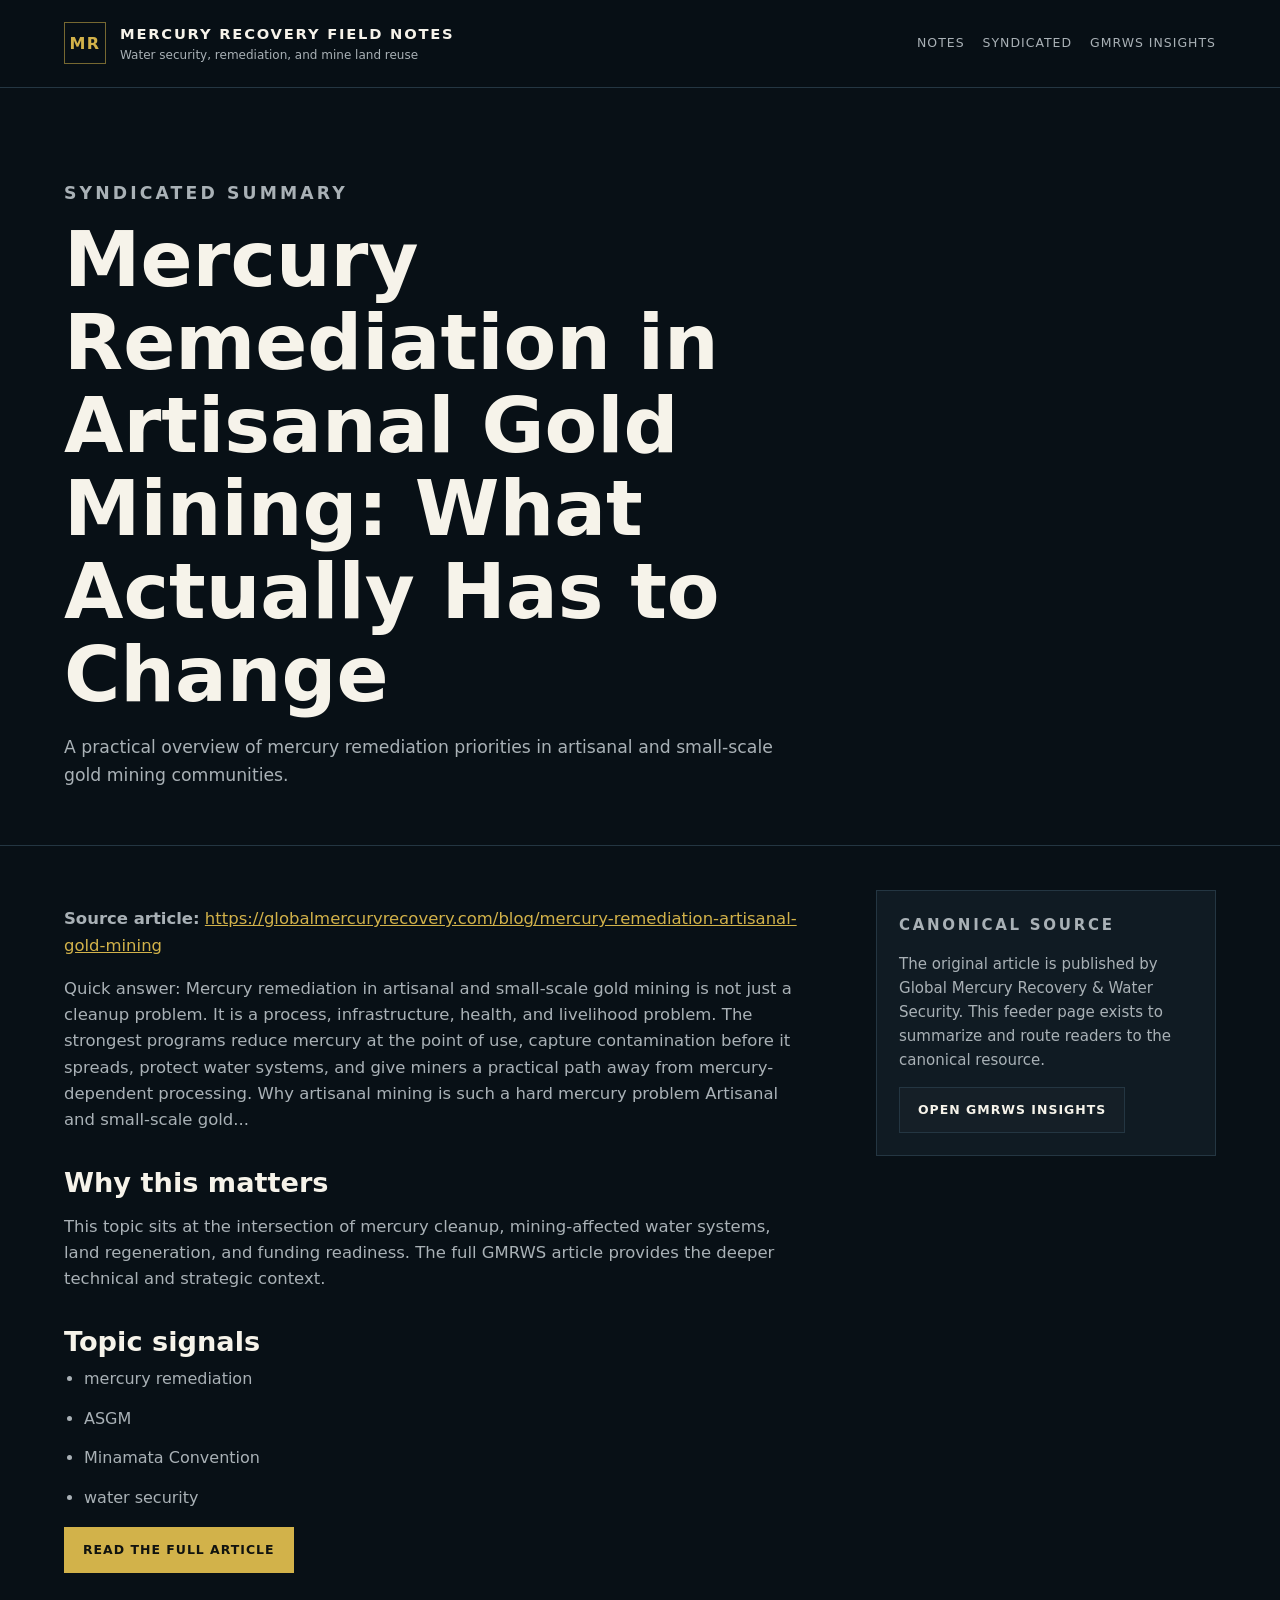
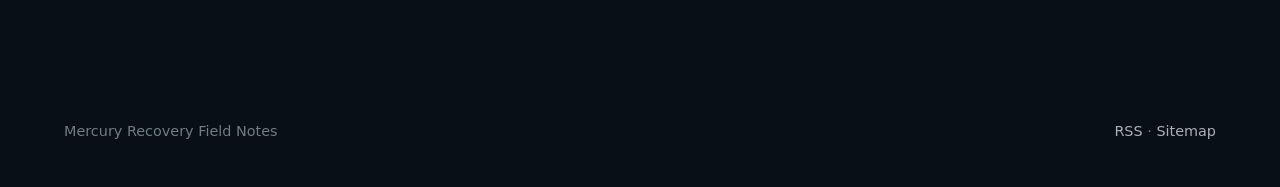
<file: syndicated/mercury-remediation-artisanal-gold-mining.html>
<!doctype html>
<html lang="en">
  <head>
    <meta charset="utf-8">
    <meta name="viewport" content="width=device-width, initial-scale=1">
    <title>Mercury Remediation in Artisanal Gold Mining: What Actually Has to Change | Field Note Summary</title>
    <meta name="description" content="A practical overview of mercury remediation priorities in artisanal and small-scale gold mining communities.">
    <link rel="canonical" href="https://lordshrrred.github.io/GMRWS_Feeder/syndicated/mercury-remediation-artisanal-gold-mining.html">
    <link rel="alternate" type="application/rss+xml" title="Mercury Recovery Field Notes RSS" href="../rss.xml">
    <link rel="stylesheet" href="../styles.css">
  </head>
  <body>
    <header class="site-header">
      <a class="brand" href="../" aria-label="Mercury Recovery Field Notes home">
        <span class="brand-mark">MR</span>
        <span>
          <strong>Mercury Recovery Field Notes</strong>
          <small>Water security, remediation, and mine land reuse</small>
        </span>
      </a>
      <nav aria-label="Primary navigation">
        <a href="../#notes">Notes</a>
        <a aria-current="page" href="./">Syndicated</a>
        <a href="https://globalmercuryrecovery.com/blog">GMRWS Insights</a>
      </nav>
    </header>
    <main>
      <section class="post-hero">
        <p class="eyebrow">Syndicated Summary</p>
        <h1>Mercury Remediation in Artisanal Gold Mining: What Actually Has to Change</h1>
        <p>A practical overview of mercury remediation priorities in artisanal and small-scale gold mining communities.</p>
      </section>
      <div class="post-wrap">
        <article class="post-body">
          <p><strong>Source article:</strong> <a href="https://globalmercuryrecovery.com/blog/mercury-remediation-artisanal-gold-mining">https://globalmercuryrecovery.com/blog/mercury-remediation-artisanal-gold-mining</a></p>
          <p>Quick answer: Mercury remediation in artisanal and small-scale gold mining is not just a cleanup problem. It is a process, infrastructure, health, and livelihood problem. The strongest programs reduce mercury at the point of use, capture contamination before it spreads, protect water systems, and give miners a practical path away from mercury-dependent processing. Why artisanal mining is such a hard mercury problem Artisanal and small-scale gold...</p>
          <h2>Why this matters</h2>
          <p>This topic sits at the intersection of mercury cleanup, mining-affected water systems, land regeneration, and funding readiness. The full GMRWS article provides the deeper technical and strategic context.</p>
          <h2>Topic signals</h2>
          <ul class="topic-list"><li>mercury remediation</li><li>ASGM</li><li>Minamata Convention</li><li>water security</li></ul>
          <p><a class="button primary" href="https://globalmercuryrecovery.com/blog/mercury-remediation-artisanal-gold-mining">Read The Full Article</a></p>
        </article>
        <aside class="side-note">
          <p class="eyebrow">Canonical Source</p>
          <p>The original article is published by Global Mercury Recovery & Water Security. This feeder page exists to summarize and route readers to the canonical resource.</p>
          <a class="button secondary" href="https://globalmercuryrecovery.com/blog">Open GMRWS Insights</a>
        </aside>
      </div>
    </main>
    <footer><p>Mercury Recovery Field Notes</p><p><a href="../rss.xml">RSS</a> · <a href="../sitemap.xml">Sitemap</a></p></footer>
  </body>
</html>
</file>
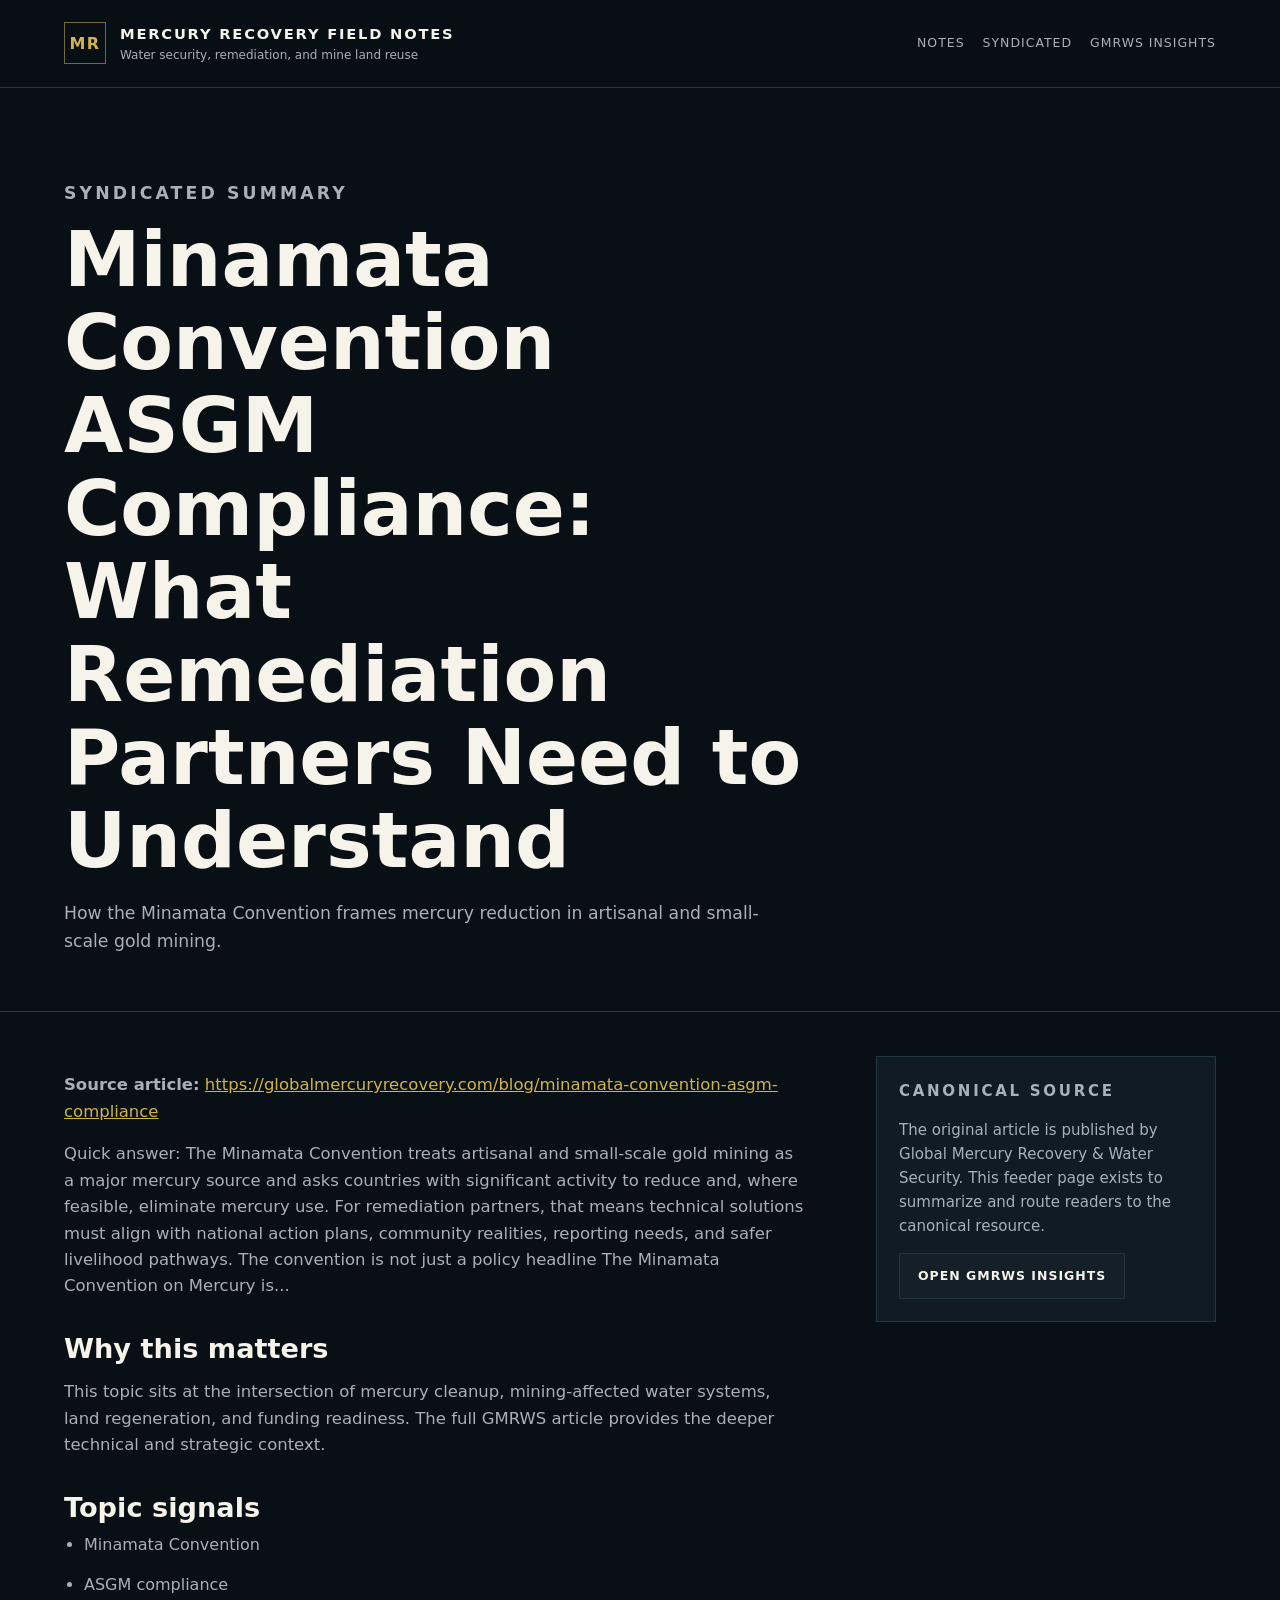
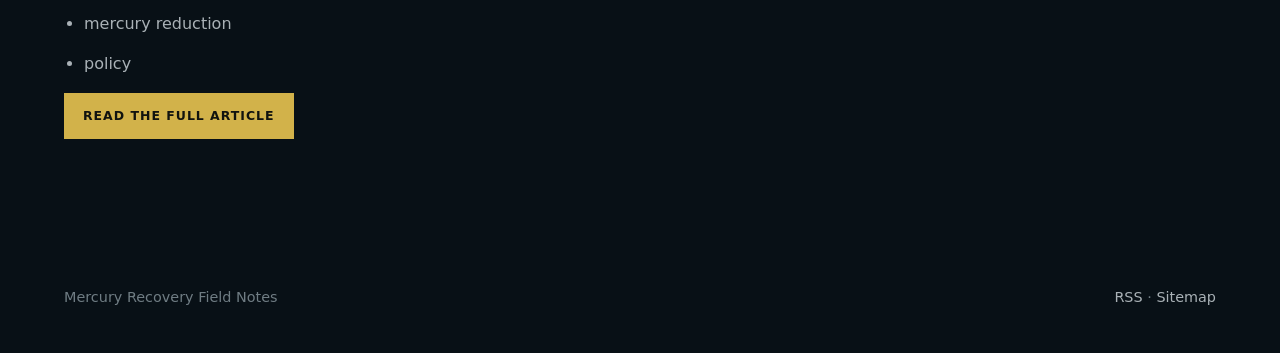
<file: syndicated/minamata-convention-asgm-compliance.html>
<!doctype html>
<html lang="en">
  <head>
    <meta charset="utf-8">
    <meta name="viewport" content="width=device-width, initial-scale=1">
    <title>Minamata Convention ASGM Compliance: What Remediation Partners Need to Understand | Field Note Summary</title>
    <meta name="description" content="How the Minamata Convention frames mercury reduction in artisanal and small-scale gold mining.">
    <link rel="canonical" href="https://lordshrrred.github.io/GMRWS_Feeder/syndicated/minamata-convention-asgm-compliance.html">
    <link rel="alternate" type="application/rss+xml" title="Mercury Recovery Field Notes RSS" href="../rss.xml">
    <link rel="stylesheet" href="../styles.css">
  </head>
  <body>
    <header class="site-header">
      <a class="brand" href="../" aria-label="Mercury Recovery Field Notes home">
        <span class="brand-mark">MR</span>
        <span>
          <strong>Mercury Recovery Field Notes</strong>
          <small>Water security, remediation, and mine land reuse</small>
        </span>
      </a>
      <nav aria-label="Primary navigation">
        <a href="../#notes">Notes</a>
        <a aria-current="page" href="./">Syndicated</a>
        <a href="https://globalmercuryrecovery.com/blog">GMRWS Insights</a>
      </nav>
    </header>
    <main>
      <section class="post-hero">
        <p class="eyebrow">Syndicated Summary</p>
        <h1>Minamata Convention ASGM Compliance: What Remediation Partners Need to Understand</h1>
        <p>How the Minamata Convention frames mercury reduction in artisanal and small-scale gold mining.</p>
      </section>
      <div class="post-wrap">
        <article class="post-body">
          <p><strong>Source article:</strong> <a href="https://globalmercuryrecovery.com/blog/minamata-convention-asgm-compliance">https://globalmercuryrecovery.com/blog/minamata-convention-asgm-compliance</a></p>
          <p>Quick answer: The Minamata Convention treats artisanal and small-scale gold mining as a major mercury source and asks countries with significant activity to reduce and, where feasible, eliminate mercury use. For remediation partners, that means technical solutions must align with national action plans, community realities, reporting needs, and safer livelihood pathways. The convention is not just a policy headline The Minamata Convention on Mercury is...</p>
          <h2>Why this matters</h2>
          <p>This topic sits at the intersection of mercury cleanup, mining-affected water systems, land regeneration, and funding readiness. The full GMRWS article provides the deeper technical and strategic context.</p>
          <h2>Topic signals</h2>
          <ul class="topic-list"><li>Minamata Convention</li><li>ASGM compliance</li><li>mercury reduction</li><li>policy</li></ul>
          <p><a class="button primary" href="https://globalmercuryrecovery.com/blog/minamata-convention-asgm-compliance">Read The Full Article</a></p>
        </article>
        <aside class="side-note">
          <p class="eyebrow">Canonical Source</p>
          <p>The original article is published by Global Mercury Recovery & Water Security. This feeder page exists to summarize and route readers to the canonical resource.</p>
          <a class="button secondary" href="https://globalmercuryrecovery.com/blog">Open GMRWS Insights</a>
        </aside>
      </div>
    </main>
    <footer><p>Mercury Recovery Field Notes</p><p><a href="../rss.xml">RSS</a> · <a href="../sitemap.xml">Sitemap</a></p></footer>
  </body>
</html>
</file>
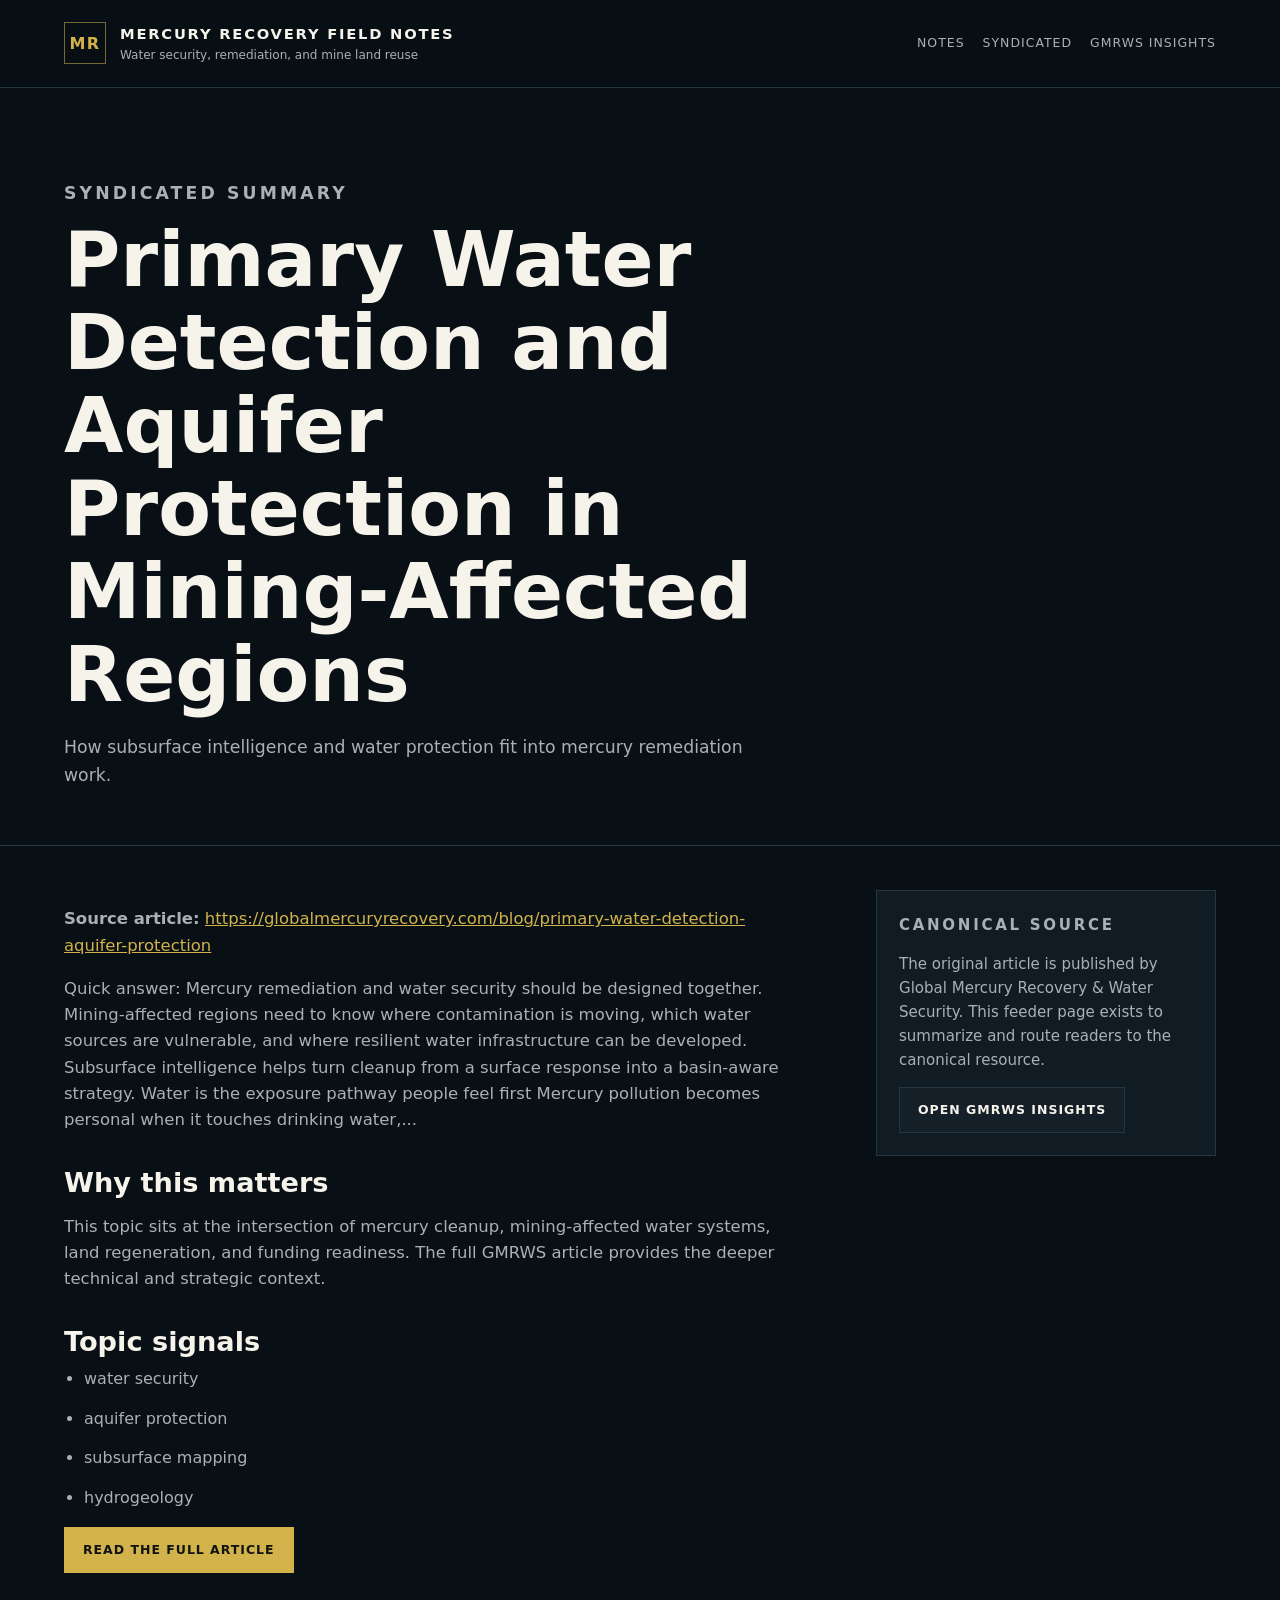
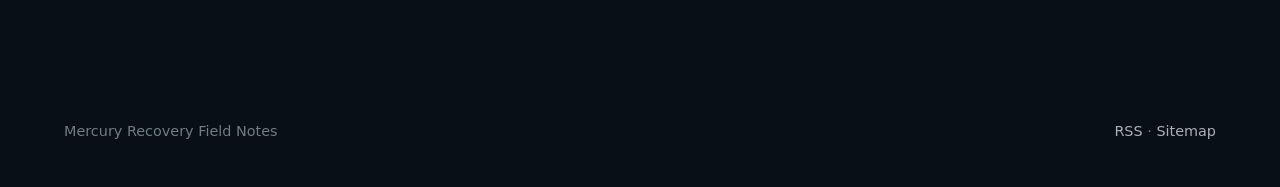
<file: syndicated/primary-water-detection-aquifer-protection.html>
<!doctype html>
<html lang="en">
  <head>
    <meta charset="utf-8">
    <meta name="viewport" content="width=device-width, initial-scale=1">
    <title>Primary Water Detection and Aquifer Protection in Mining-Affected Regions | Field Note Summary</title>
    <meta name="description" content="How subsurface intelligence and water protection fit into mercury remediation work.">
    <link rel="canonical" href="https://lordshrrred.github.io/GMRWS_Feeder/syndicated/primary-water-detection-aquifer-protection.html">
    <link rel="alternate" type="application/rss+xml" title="Mercury Recovery Field Notes RSS" href="../rss.xml">
    <link rel="stylesheet" href="../styles.css">
  </head>
  <body>
    <header class="site-header">
      <a class="brand" href="../" aria-label="Mercury Recovery Field Notes home">
        <span class="brand-mark">MR</span>
        <span>
          <strong>Mercury Recovery Field Notes</strong>
          <small>Water security, remediation, and mine land reuse</small>
        </span>
      </a>
      <nav aria-label="Primary navigation">
        <a href="../#notes">Notes</a>
        <a aria-current="page" href="./">Syndicated</a>
        <a href="https://globalmercuryrecovery.com/blog">GMRWS Insights</a>
      </nav>
    </header>
    <main>
      <section class="post-hero">
        <p class="eyebrow">Syndicated Summary</p>
        <h1>Primary Water Detection and Aquifer Protection in Mining-Affected Regions</h1>
        <p>How subsurface intelligence and water protection fit into mercury remediation work.</p>
      </section>
      <div class="post-wrap">
        <article class="post-body">
          <p><strong>Source article:</strong> <a href="https://globalmercuryrecovery.com/blog/primary-water-detection-aquifer-protection">https://globalmercuryrecovery.com/blog/primary-water-detection-aquifer-protection</a></p>
          <p>Quick answer: Mercury remediation and water security should be designed together. Mining-affected regions need to know where contamination is moving, which water sources are vulnerable, and where resilient water infrastructure can be developed. Subsurface intelligence helps turn cleanup from a surface response into a basin-aware strategy. Water is the exposure pathway people feel first Mercury pollution becomes personal when it touches drinking water,...</p>
          <h2>Why this matters</h2>
          <p>This topic sits at the intersection of mercury cleanup, mining-affected water systems, land regeneration, and funding readiness. The full GMRWS article provides the deeper technical and strategic context.</p>
          <h2>Topic signals</h2>
          <ul class="topic-list"><li>water security</li><li>aquifer protection</li><li>subsurface mapping</li><li>hydrogeology</li></ul>
          <p><a class="button primary" href="https://globalmercuryrecovery.com/blog/primary-water-detection-aquifer-protection">Read The Full Article</a></p>
        </article>
        <aside class="side-note">
          <p class="eyebrow">Canonical Source</p>
          <p>The original article is published by Global Mercury Recovery & Water Security. This feeder page exists to summarize and route readers to the canonical resource.</p>
          <a class="button secondary" href="https://globalmercuryrecovery.com/blog">Open GMRWS Insights</a>
        </aside>
      </div>
    </main>
    <footer><p>Mercury Recovery Field Notes</p><p><a href="../rss.xml">RSS</a> · <a href="../sitemap.xml">Sitemap</a></p></footer>
  </body>
</html>
</file>
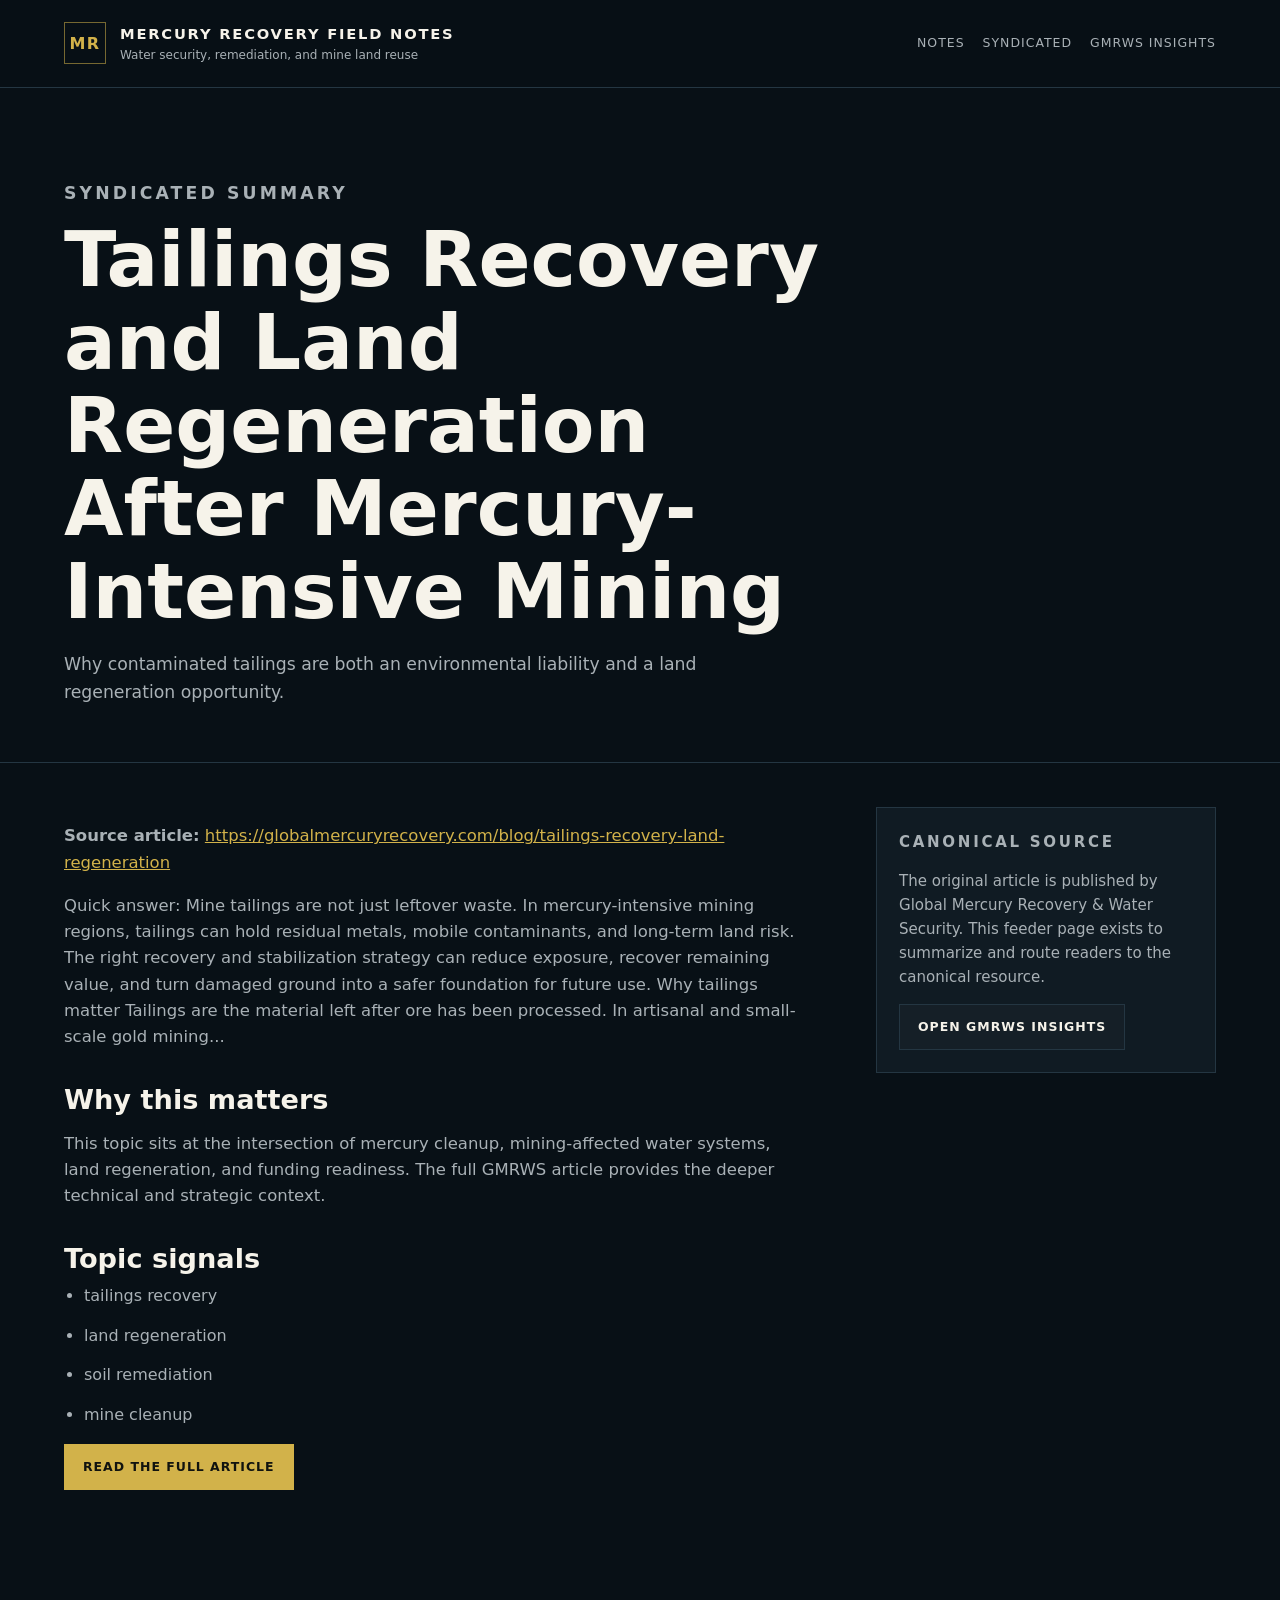
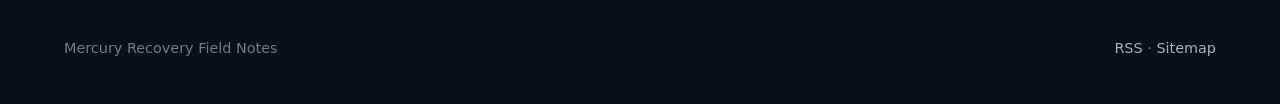
<file: syndicated/tailings-recovery-land-regeneration.html>
<!doctype html>
<html lang="en">
  <head>
    <meta charset="utf-8">
    <meta name="viewport" content="width=device-width, initial-scale=1">
    <title>Tailings Recovery and Land Regeneration After Mercury-Intensive Mining | Field Note Summary</title>
    <meta name="description" content="Why contaminated tailings are both an environmental liability and a land regeneration opportunity.">
    <link rel="canonical" href="https://lordshrrred.github.io/GMRWS_Feeder/syndicated/tailings-recovery-land-regeneration.html">
    <link rel="alternate" type="application/rss+xml" title="Mercury Recovery Field Notes RSS" href="../rss.xml">
    <link rel="stylesheet" href="../styles.css">
  </head>
  <body>
    <header class="site-header">
      <a class="brand" href="../" aria-label="Mercury Recovery Field Notes home">
        <span class="brand-mark">MR</span>
        <span>
          <strong>Mercury Recovery Field Notes</strong>
          <small>Water security, remediation, and mine land reuse</small>
        </span>
      </a>
      <nav aria-label="Primary navigation">
        <a href="../#notes">Notes</a>
        <a aria-current="page" href="./">Syndicated</a>
        <a href="https://globalmercuryrecovery.com/blog">GMRWS Insights</a>
      </nav>
    </header>
    <main>
      <section class="post-hero">
        <p class="eyebrow">Syndicated Summary</p>
        <h1>Tailings Recovery and Land Regeneration After Mercury-Intensive Mining</h1>
        <p>Why contaminated tailings are both an environmental liability and a land regeneration opportunity.</p>
      </section>
      <div class="post-wrap">
        <article class="post-body">
          <p><strong>Source article:</strong> <a href="https://globalmercuryrecovery.com/blog/tailings-recovery-land-regeneration">https://globalmercuryrecovery.com/blog/tailings-recovery-land-regeneration</a></p>
          <p>Quick answer: Mine tailings are not just leftover waste. In mercury-intensive mining regions, tailings can hold residual metals, mobile contaminants, and long-term land risk. The right recovery and stabilization strategy can reduce exposure, recover remaining value, and turn damaged ground into a safer foundation for future use. Why tailings matter Tailings are the material left after ore has been processed. In artisanal and small-scale gold mining...</p>
          <h2>Why this matters</h2>
          <p>This topic sits at the intersection of mercury cleanup, mining-affected water systems, land regeneration, and funding readiness. The full GMRWS article provides the deeper technical and strategic context.</p>
          <h2>Topic signals</h2>
          <ul class="topic-list"><li>tailings recovery</li><li>land regeneration</li><li>soil remediation</li><li>mine cleanup</li></ul>
          <p><a class="button primary" href="https://globalmercuryrecovery.com/blog/tailings-recovery-land-regeneration">Read The Full Article</a></p>
        </article>
        <aside class="side-note">
          <p class="eyebrow">Canonical Source</p>
          <p>The original article is published by Global Mercury Recovery & Water Security. This feeder page exists to summarize and route readers to the canonical resource.</p>
          <a class="button secondary" href="https://globalmercuryrecovery.com/blog">Open GMRWS Insights</a>
        </aside>
      </div>
    </main>
    <footer><p>Mercury Recovery Field Notes</p><p><a href="../rss.xml">RSS</a> · <a href="../sitemap.xml">Sitemap</a></p></footer>
  </body>
</html>
</file>
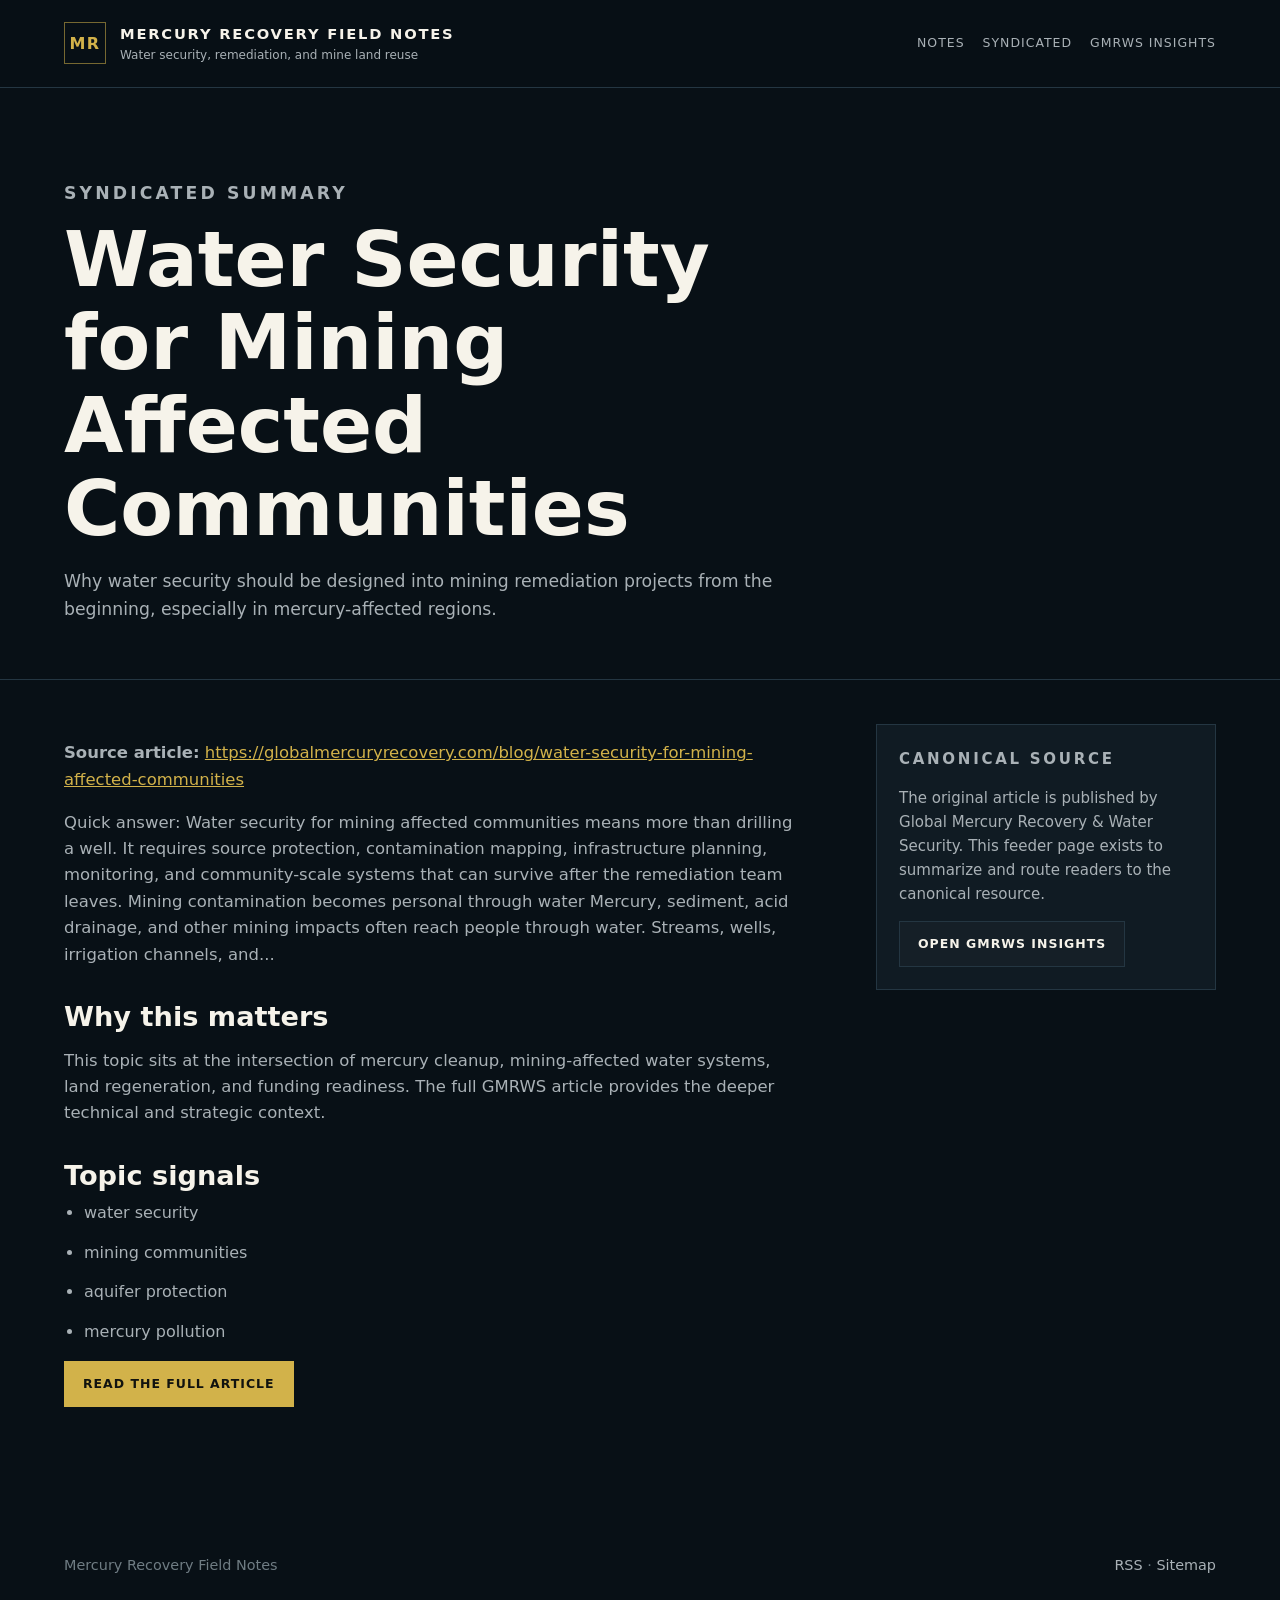
<file: syndicated/water-security-for-mining-affected-communities.html>
<!doctype html>
<html lang="en">
  <head>
    <meta charset="utf-8">
    <meta name="viewport" content="width=device-width, initial-scale=1">
    <title>Water Security for Mining Affected Communities | Field Note Summary</title>
    <meta name="description" content="Why water security should be designed into mining remediation projects from the beginning, especially in mercury-affected regions.">
    <link rel="canonical" href="https://lordshrrred.github.io/GMRWS_Feeder/syndicated/water-security-for-mining-affected-communities.html">
    <link rel="alternate" type="application/rss+xml" title="Mercury Recovery Field Notes RSS" href="../rss.xml">
    <link rel="stylesheet" href="../styles.css">
  </head>
  <body>
    <header class="site-header">
      <a class="brand" href="../" aria-label="Mercury Recovery Field Notes home">
        <span class="brand-mark">MR</span>
        <span>
          <strong>Mercury Recovery Field Notes</strong>
          <small>Water security, remediation, and mine land reuse</small>
        </span>
      </a>
      <nav aria-label="Primary navigation">
        <a href="../#notes">Notes</a>
        <a aria-current="page" href="./">Syndicated</a>
        <a href="https://globalmercuryrecovery.com/blog">GMRWS Insights</a>
      </nav>
    </header>
    <main>
      <section class="post-hero">
        <p class="eyebrow">Syndicated Summary</p>
        <h1>Water Security for Mining Affected Communities</h1>
        <p>Why water security should be designed into mining remediation projects from the beginning, especially in mercury-affected regions.</p>
      </section>
      <div class="post-wrap">
        <article class="post-body">
          <p><strong>Source article:</strong> <a href="https://globalmercuryrecovery.com/blog/water-security-for-mining-affected-communities">https://globalmercuryrecovery.com/blog/water-security-for-mining-affected-communities</a></p>
          <p>Quick answer: Water security for mining affected communities means more than drilling a well. It requires source protection, contamination mapping, infrastructure planning, monitoring, and community-scale systems that can survive after the remediation team leaves. Mining contamination becomes personal through water Mercury, sediment, acid drainage, and other mining impacts often reach people through water. Streams, wells, irrigation channels, and...</p>
          <h2>Why this matters</h2>
          <p>This topic sits at the intersection of mercury cleanup, mining-affected water systems, land regeneration, and funding readiness. The full GMRWS article provides the deeper technical and strategic context.</p>
          <h2>Topic signals</h2>
          <ul class="topic-list"><li>water security</li><li>mining communities</li><li>aquifer protection</li><li>mercury pollution</li></ul>
          <p><a class="button primary" href="https://globalmercuryrecovery.com/blog/water-security-for-mining-affected-communities">Read The Full Article</a></p>
        </article>
        <aside class="side-note">
          <p class="eyebrow">Canonical Source</p>
          <p>The original article is published by Global Mercury Recovery & Water Security. This feeder page exists to summarize and route readers to the canonical resource.</p>
          <a class="button secondary" href="https://globalmercuryrecovery.com/blog">Open GMRWS Insights</a>
        </aside>
      </div>
    </main>
    <footer><p>Mercury Recovery Field Notes</p><p><a href="../rss.xml">RSS</a> · <a href="../sitemap.xml">Sitemap</a></p></footer>
  </body>
</html>
</file>
<file: styles.css>
:root {
  color-scheme: dark;
  --ink: #f6f3ea;
  --muted: #a9b1b6;
  --dim: #6f7c83;
  --bg: #081016;
  --panel: #101b23;
  --panel-strong: #172732;
  --line: #243642;
  --teal: #00d4aa;
  --gold: #d2b24a;
  --rust: #b96a42;
}

* {
  box-sizing: border-box;
}

html {
  scroll-behavior: smooth;
}

body {
  margin: 0;
  background: var(--bg);
  color: var(--ink);
  font-family: Inter, ui-sans-serif, system-ui, -apple-system, BlinkMacSystemFont, "Segoe UI", sans-serif;
  line-height: 1.6;
}

a {
  color: inherit;
}

.site-header {
  display: flex;
  align-items: center;
  justify-content: space-between;
  gap: 24px;
  padding: 22px clamp(18px, 5vw, 72px);
  border-bottom: 1px solid var(--line);
  background: rgba(8, 16, 22, 0.92);
  position: sticky;
  top: 0;
  z-index: 20;
}

.brand {
  display: flex;
  align-items: center;
  gap: 14px;
  text-decoration: none;
}

.brand-mark {
  display: grid;
  place-items: center;
  width: 42px;
  height: 42px;
  border: 1px solid rgba(210, 178, 74, 0.55);
  color: var(--gold);
  font-weight: 800;
  letter-spacing: 0.08em;
}

.brand strong,
.brand small {
  display: block;
}

.brand strong {
  font-size: 0.92rem;
  letter-spacing: 0.12em;
  text-transform: uppercase;
}

.brand small {
  color: var(--muted);
  font-size: 0.75rem;
}

nav {
  display: flex;
  flex-wrap: wrap;
  justify-content: flex-end;
  gap: 18px;
  font-size: 0.78rem;
  letter-spacing: 0.08em;
  text-transform: uppercase;
}

nav a,
footer a {
  color: var(--muted);
  text-decoration: none;
}

nav a:hover,
footer a:hover {
  color: var(--gold);
}

.hero {
  display: grid;
  grid-template-columns: minmax(0, 1.08fr) minmax(320px, 0.92fr);
  gap: clamp(30px, 6vw, 78px);
  align-items: center;
  min-height: 72vh;
  padding: clamp(54px, 8vw, 96px) clamp(18px, 5vw, 72px);
  border-bottom: 1px solid var(--line);
}

.hero-copy {
  max-width: 780px;
}

.eyebrow {
  margin: 0 0 12px;
  color: var(--teal);
  font-size: 0.72rem;
  font-weight: 800;
  letter-spacing: 0.18em;
  text-transform: uppercase;
}

h1,
h2,
h3 {
  margin: 0;
  line-height: 1.08;
}

h1 {
  max-width: 760px;
  font-size: clamp(2.55rem, 6vw, 5.7rem);
  letter-spacing: 0;
}

h2 {
  font-size: clamp(2rem, 4vw, 3.55rem);
}

h3 {
  font-size: 1.35rem;
}

.hero p,
.callout p,
.post-hero p {
  max-width: 720px;
  color: var(--muted);
  font-size: 1.08rem;
}

.actions {
  display: flex;
  flex-wrap: wrap;
  gap: 12px;
  margin-top: 30px;
}

.button {
  display: inline-flex;
  align-items: center;
  min-height: 44px;
  padding: 12px 18px;
  border: 1px solid var(--line);
  color: var(--ink);
  font-size: 0.78rem;
  font-weight: 800;
  letter-spacing: 0.08em;
  text-decoration: none;
  text-transform: uppercase;
}

.button.primary {
  border-color: var(--gold);
  background: var(--gold);
  color: #11130f;
}

.button.secondary {
  background: rgba(255, 255, 255, 0.02);
}

.hero-panel {
  padding: 28px;
  border: 1px solid var(--line);
  background:
    linear-gradient(135deg, rgba(0, 212, 170, 0.08), transparent 42%),
    linear-gradient(180deg, var(--panel-strong), var(--panel));
}

.workflow-step {
  display: grid;
  grid-template-columns: auto 1fr;
  gap: 4px 14px;
  align-items: start;
  padding: 18px;
  border: 1px solid rgba(255, 255, 255, 0.08);
  background: rgba(8, 16, 22, 0.42);
}

.workflow-step span {
  grid-row: span 2;
  color: var(--gold);
  font-weight: 800;
}

.workflow-step strong {
  text-transform: uppercase;
  letter-spacing: 0.1em;
}

.workflow-step small {
  color: var(--muted);
}

.workflow-line {
  width: 1px;
  height: 34px;
  margin: 0 0 0 29px;
  background: var(--gold);
}

.section {
  padding: clamp(54px, 8vw, 86px) clamp(18px, 5vw, 72px);
  border-bottom: 1px solid var(--line);
}

.section-head {
  margin-bottom: 30px;
}

.note-grid {
  display: grid;
  grid-template-columns: repeat(3, minmax(0, 1fr));
  gap: 18px;
}

.note-card a {
  display: block;
  min-height: 285px;
  padding: 24px;
  border: 1px solid var(--line);
  background: var(--panel);
  text-decoration: none;
}

.note-card a:hover {
  border-color: rgba(210, 178, 74, 0.8);
}

.tag {
  display: inline-block;
  margin-bottom: 22px;
  color: var(--gold);
  font-size: 0.68rem;
  font-weight: 800;
  letter-spacing: 0.14em;
  text-transform: uppercase;
}

.note-card p,
.topic-list,
.post-body p,
.post-body li {
  color: var(--muted);
}

.split {
  display: grid;
  grid-template-columns: minmax(260px, 0.7fr) minmax(0, 1fr);
  gap: clamp(28px, 6vw, 82px);
}

.topic-list {
  margin: 0;
  padding-left: 20px;
}

.topic-list li + li {
  margin-top: 14px;
}

.callout {
  background: linear-gradient(180deg, var(--panel), #0b151c);
}

footer {
  display: flex;
  flex-wrap: wrap;
  justify-content: space-between;
  gap: 18px;
  padding: 30px clamp(18px, 5vw, 72px);
  color: var(--dim);
  font-size: 0.9rem;
}

.post-hero {
  padding: clamp(54px, 8vw, 92px) clamp(18px, 5vw, 72px) 38px;
  border-bottom: 1px solid var(--line);
}

.post-wrap {
  display: grid;
  grid-template-columns: minmax(0, 760px) minmax(240px, 340px);
  gap: clamp(30px, 6vw, 72px);
  padding: 44px clamp(18px, 5vw, 72px) 86px;
}

.post-body h2 {
  margin: 34px 0 10px;
  font-size: 1.7rem;
}

.post-body p {
  font-size: 1.03rem;
}

.post-body a {
  color: var(--gold);
}

.side-note {
  height: fit-content;
  padding: 22px;
  border: 1px solid var(--line);
  background: var(--panel);
}

.side-note p {
  color: var(--muted);
  font-size: 0.94rem;
}

@media (max-width: 880px) {
  .site-header,
  .hero,
  .split,
  .post-wrap {
    grid-template-columns: 1fr;
  }

  .site-header {
    align-items: flex-start;
    flex-direction: column;
  }

  nav {
    justify-content: flex-start;
  }

  .hero {
    min-height: auto;
  }

  .note-grid {
    grid-template-columns: 1fr;
  }
}
</file>
